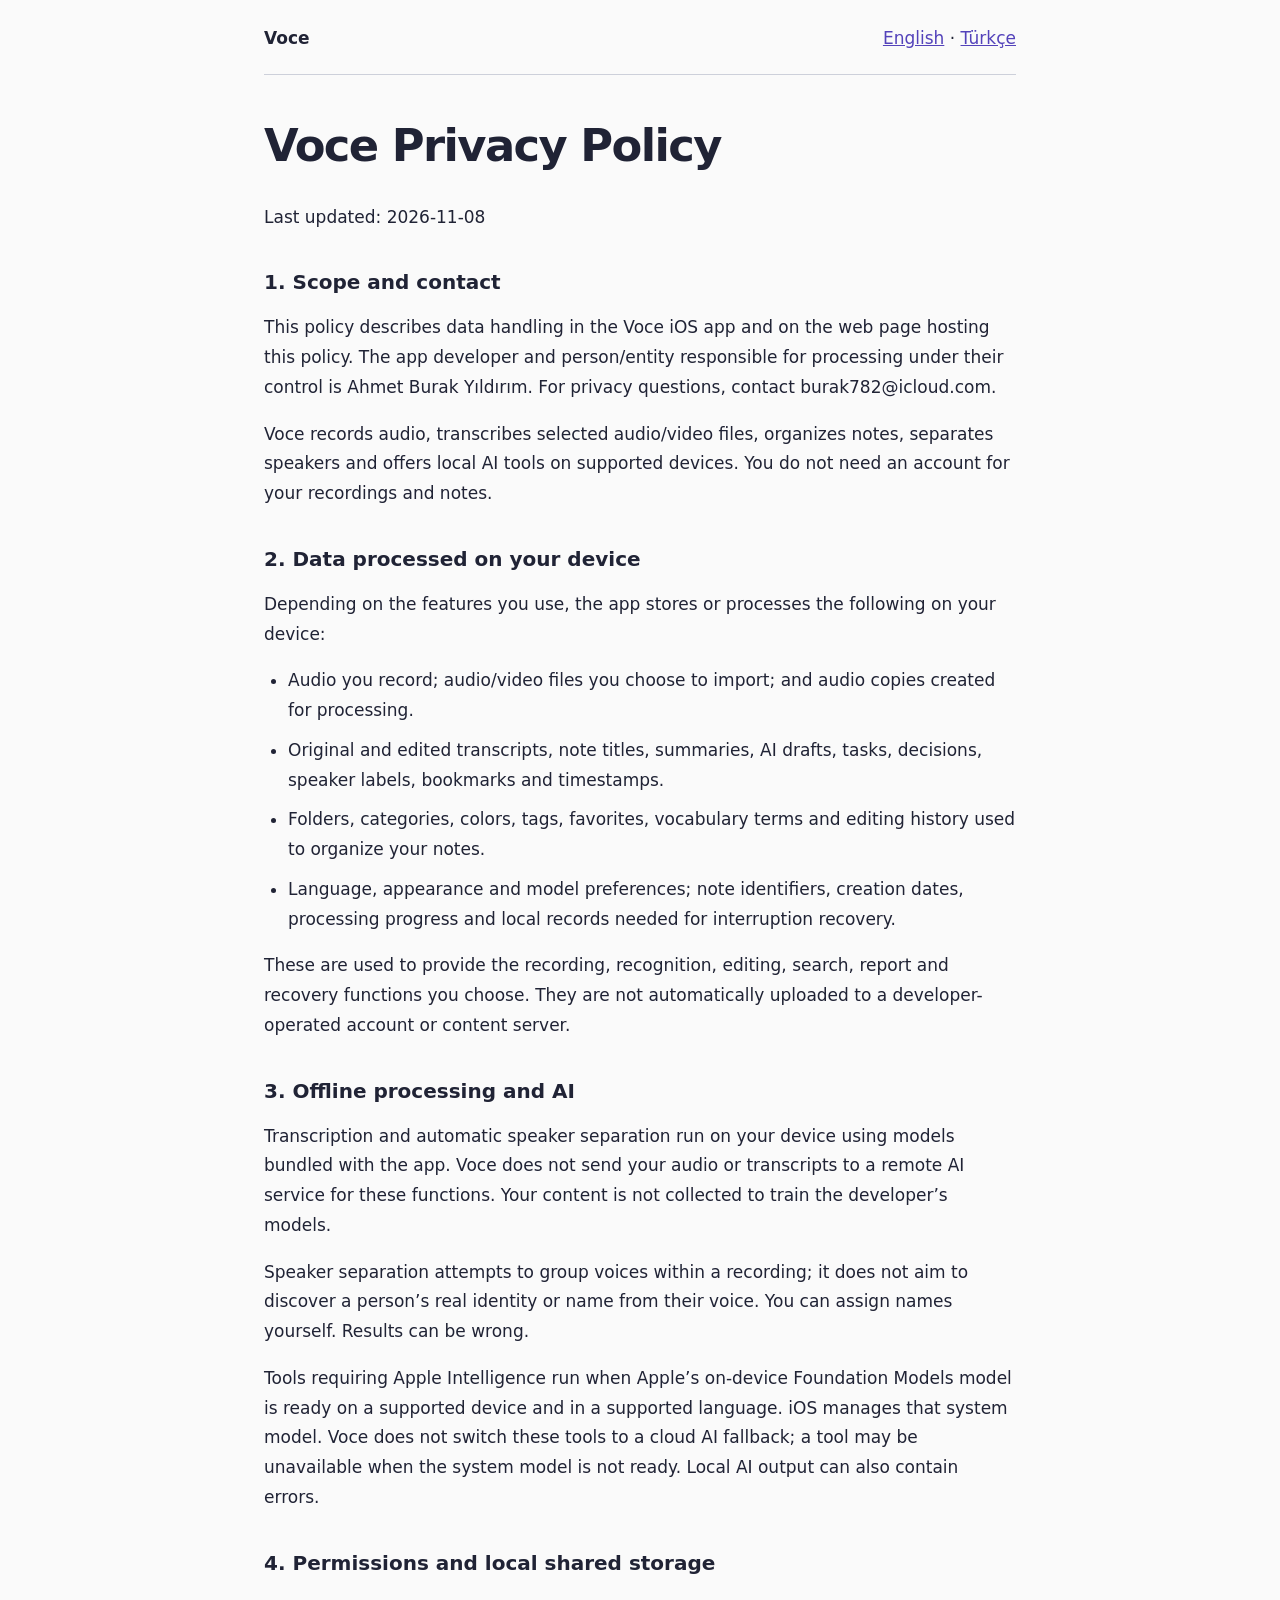
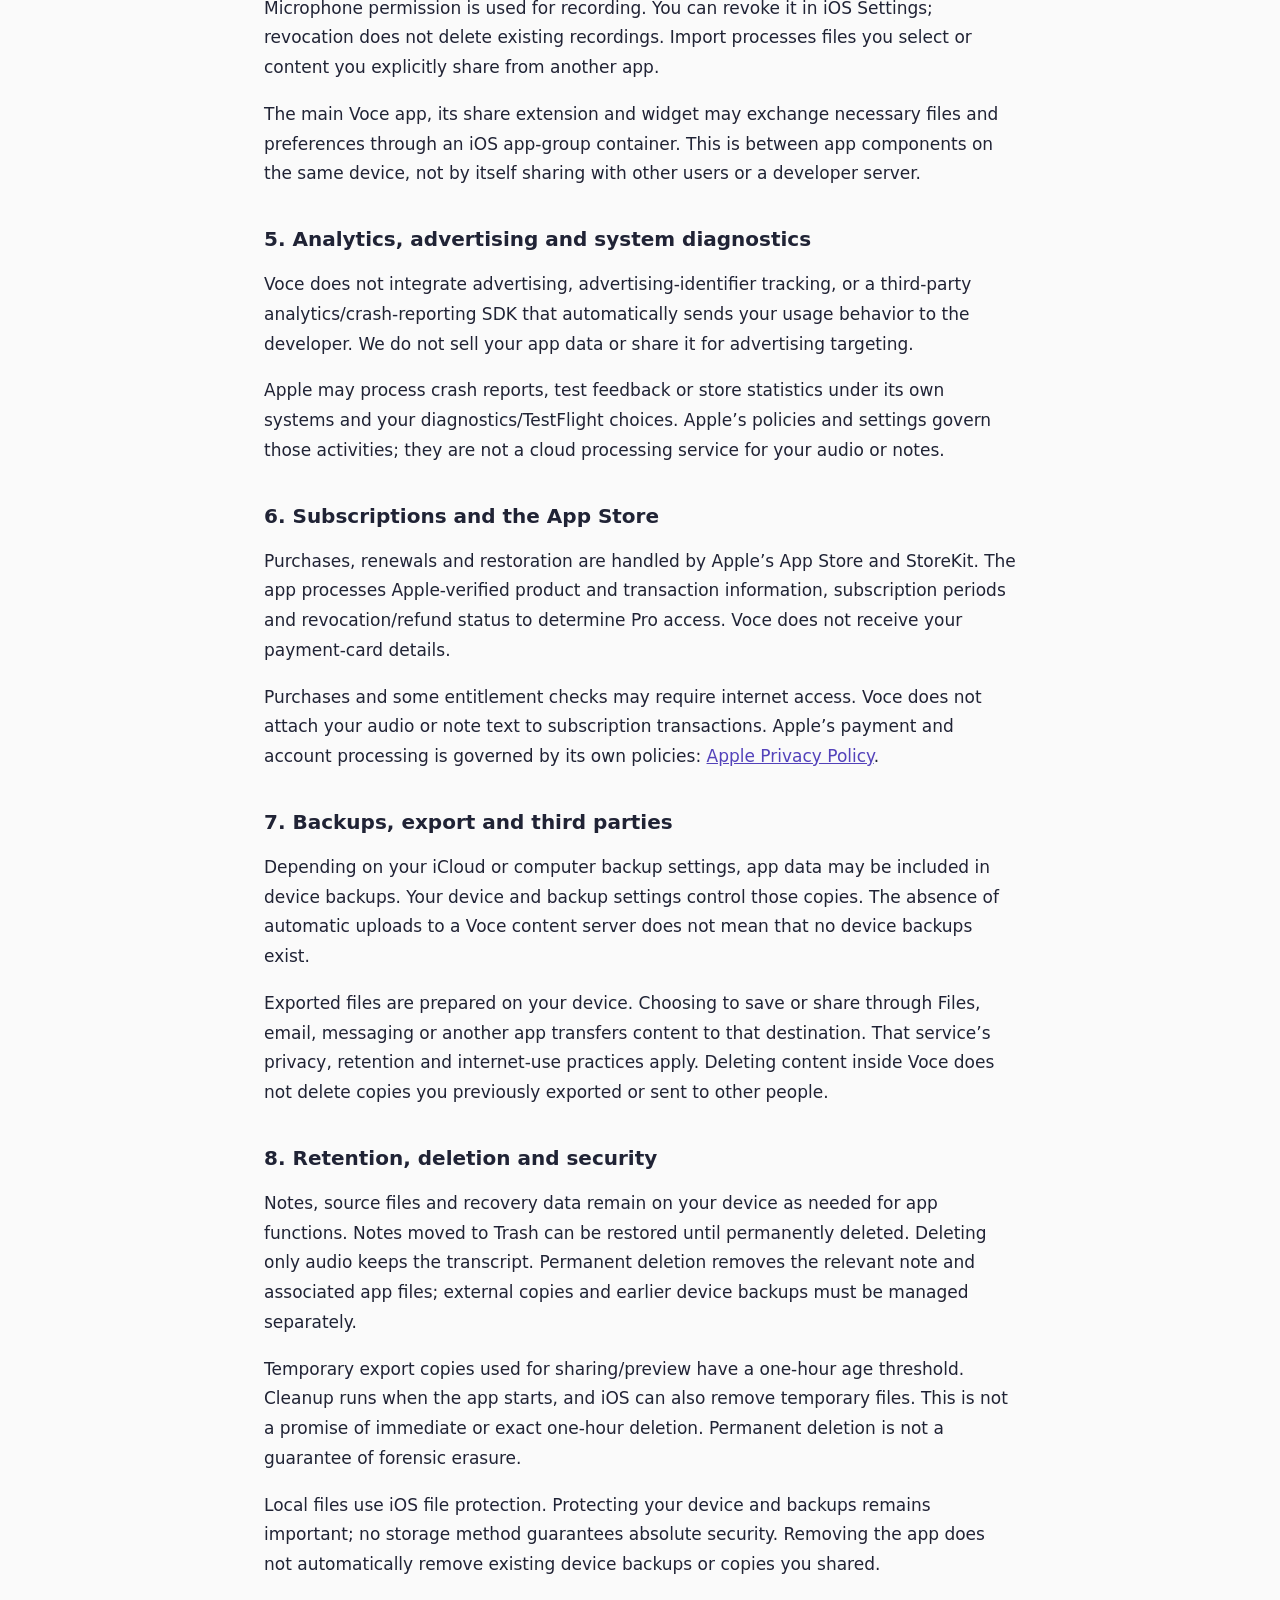
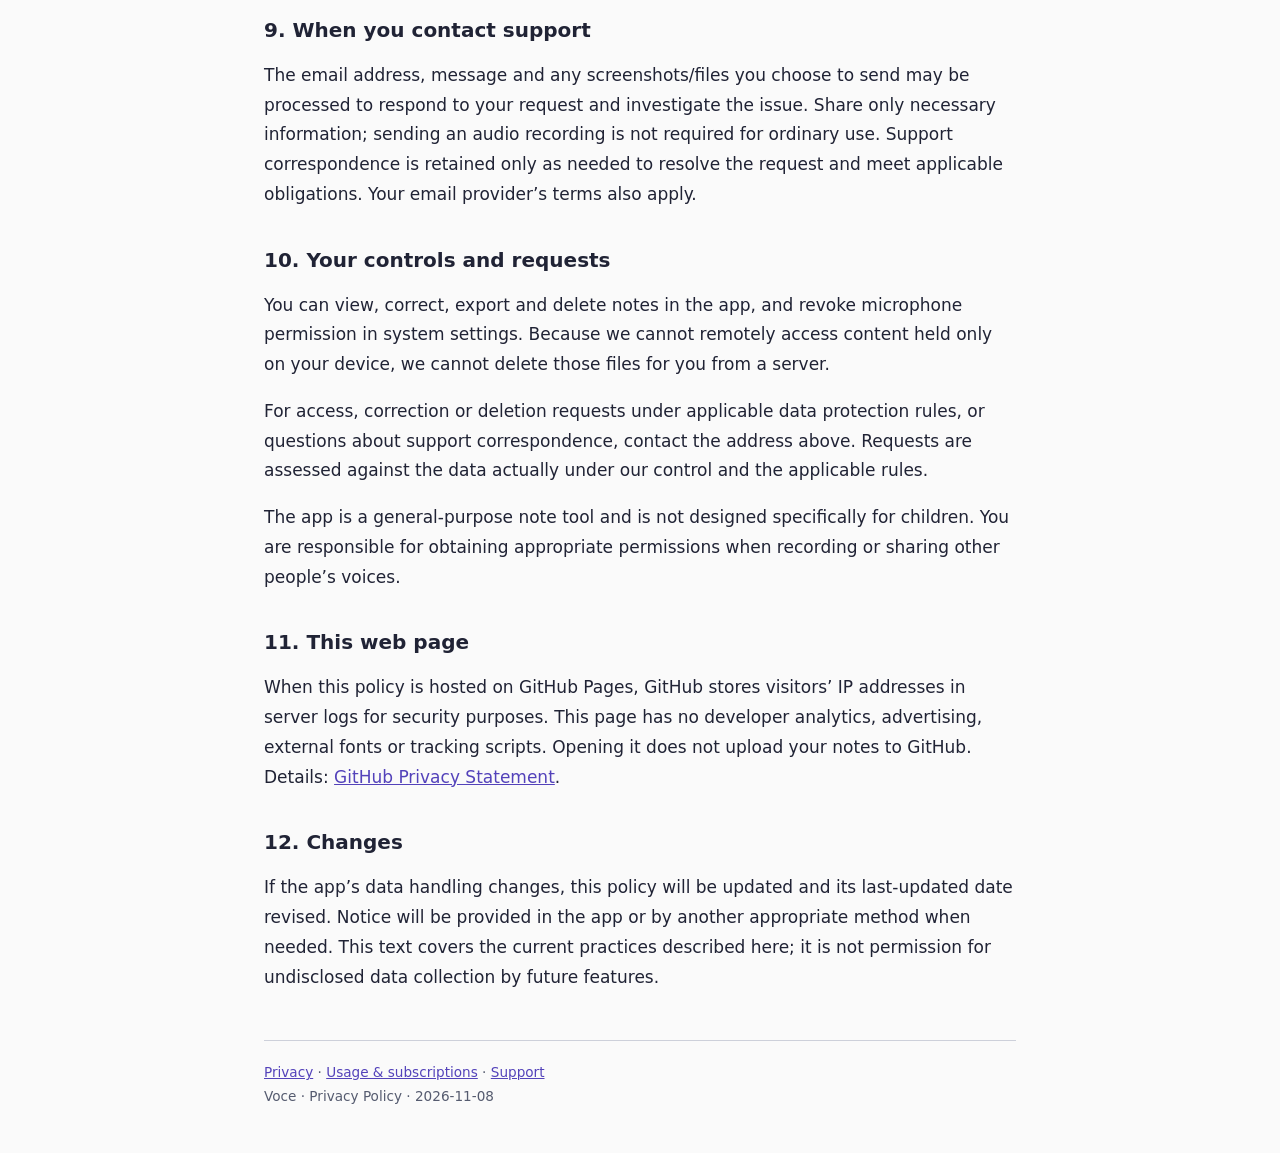
<file: index.html>
<!doctype html>
<html lang="en">
<head>
<meta charset="utf-8">
<meta http-equiv="refresh" content="0; url=privacy/">
<link rel="canonical" href="https://voce-ios.github.io/privacy/">
<title>Voce · Privacy Policy</title>
</head>
<body>
<p><a href="privacy/">Voce Privacy Policy</a></p>
</body>
</html>
</file>
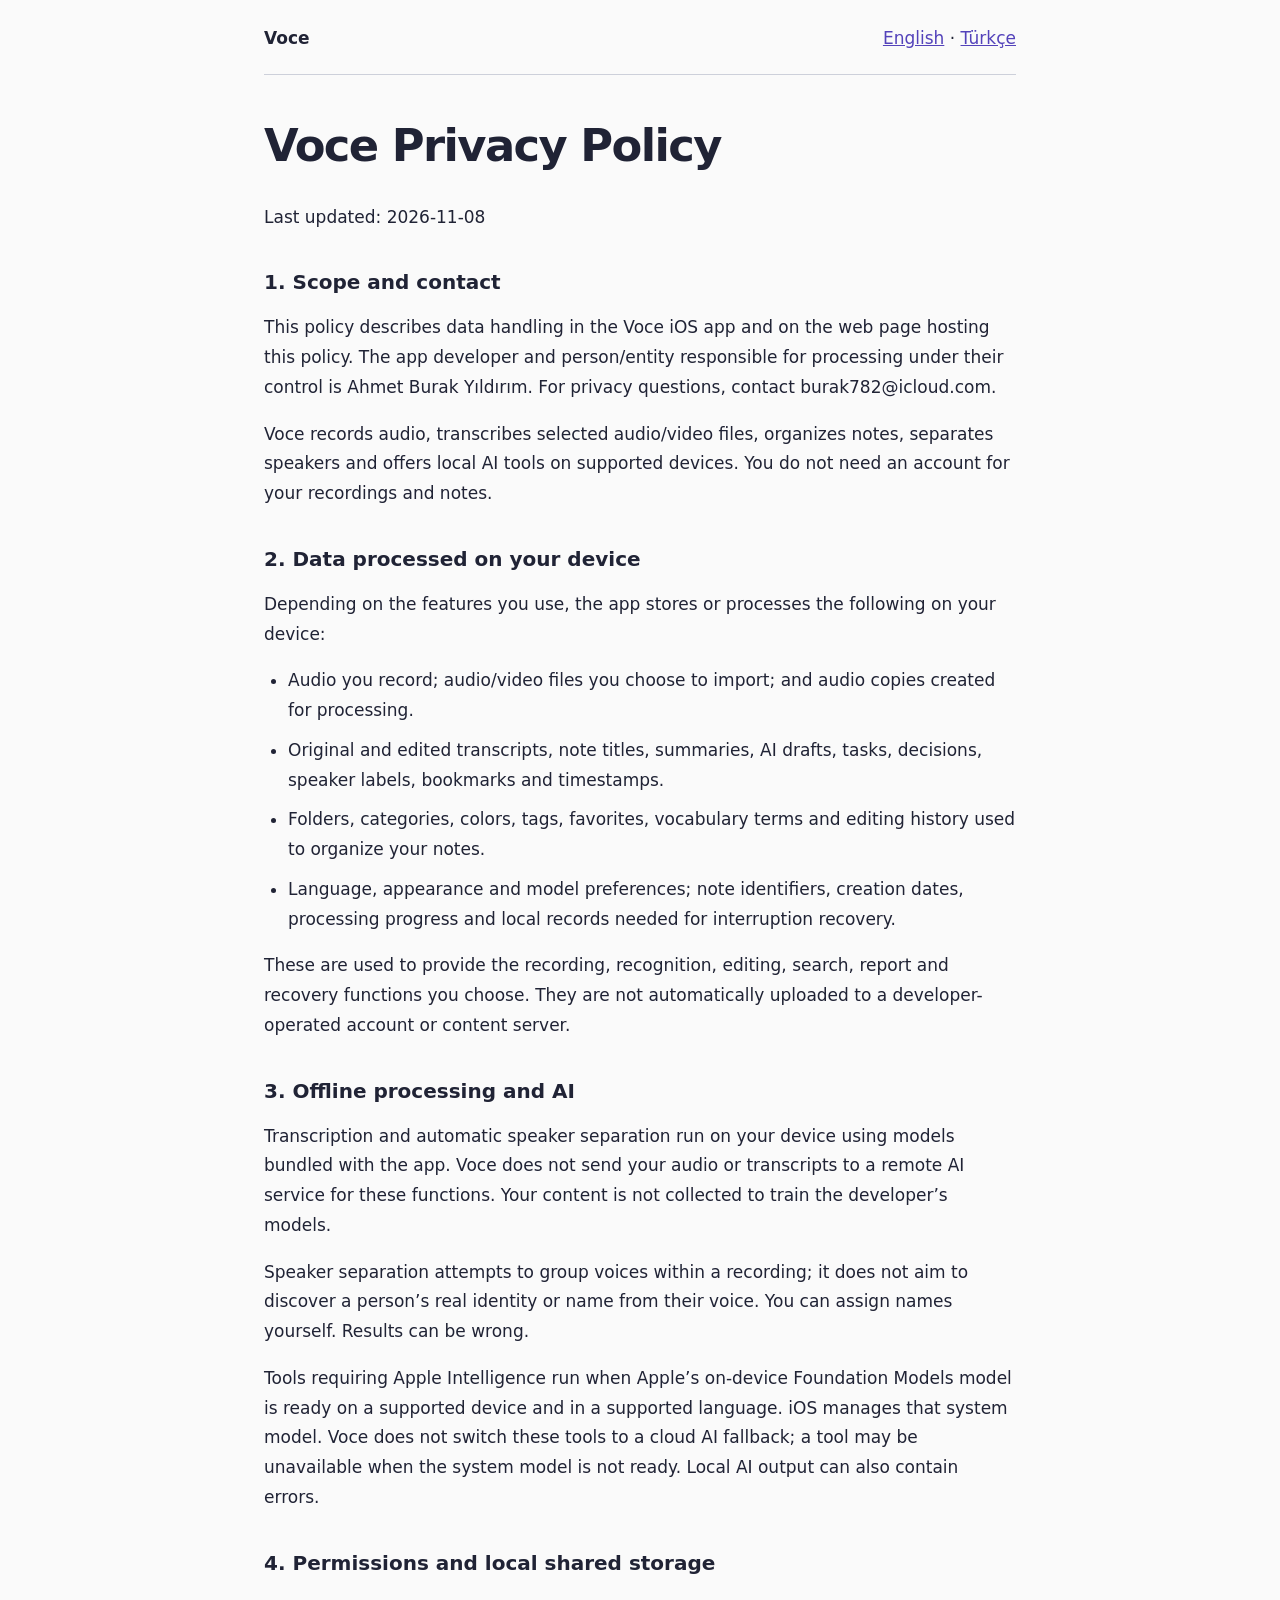
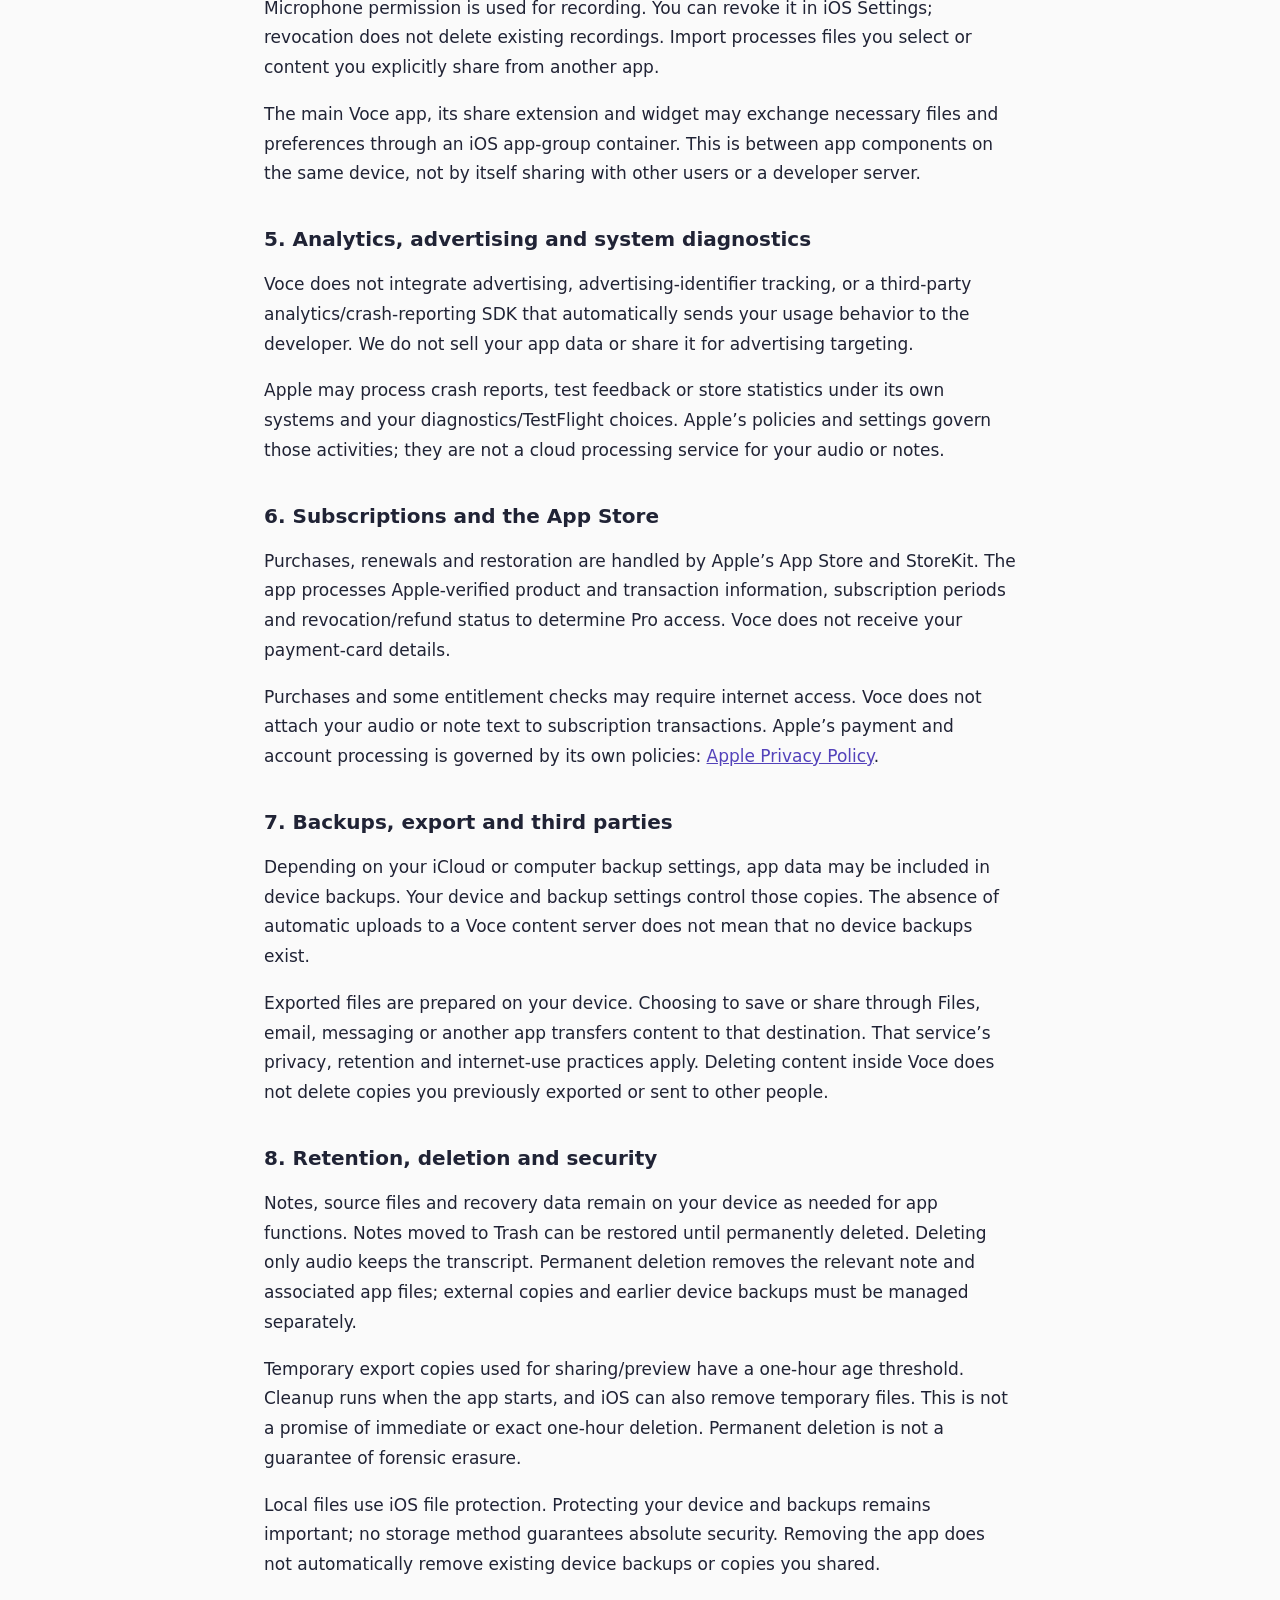
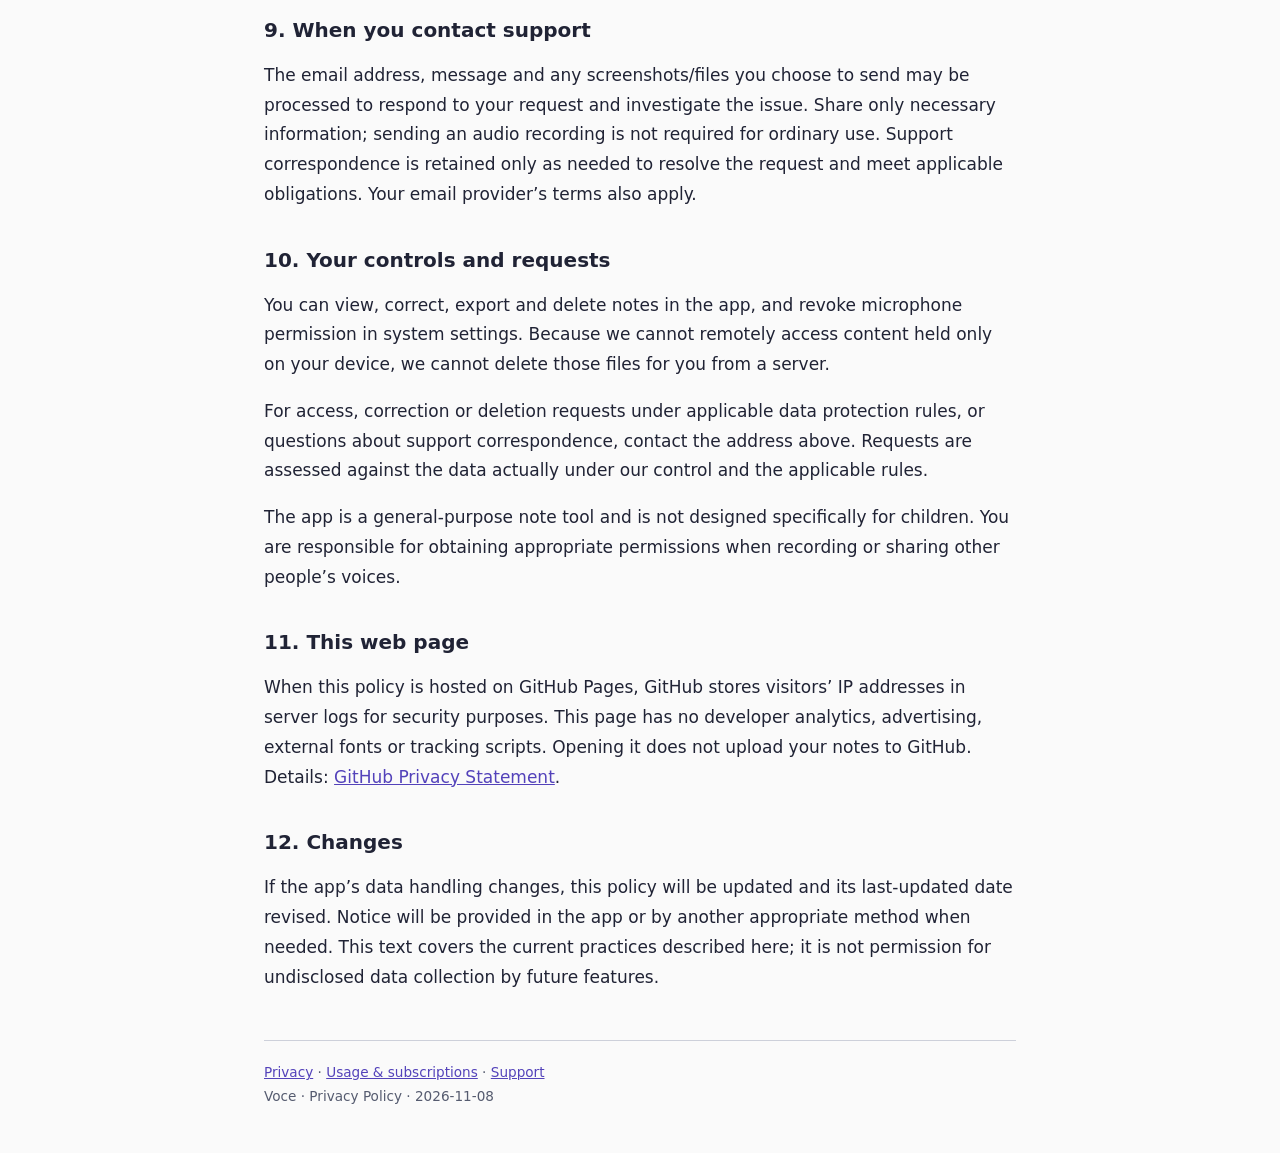
<file: privacy/index.html>
<!doctype html>
<html lang="en">
<head>
<meta charset="utf-8">
<meta name="viewport" content="width=device-width, initial-scale=1">
<meta name="robots" content="index, follow">
<meta name="referrer" content="no-referrer">
<meta http-equiv="Content-Security-Policy" content="default-src 'none'; style-src 'self'; base-uri 'none'; form-action 'none'">
<title>Voce · Privacy Policy</title>
<link rel="stylesheet" href="../style.css">
</head>
<body>
<header><a href="#policy">Voce</a><nav aria-label="Language"><a href="../privacy/index.html" lang="en" hreflang="en">English</a> · <a href="../tr/privacy/index.html" lang="tr" hreflang="tr">Türkçe</a></nav></header>

<main id="policy"><h1>Voce Privacy Policy</h1>
<p>Last updated: 2026-11-08</p>
<h2>1. Scope and contact</h2>
<p>This policy describes data handling in the Voce iOS app and on the web page hosting this policy. The app developer and person/entity responsible for processing under their control is Ahmet Burak Yıldırım. For privacy questions, contact burak782@icloud.com.</p>
<p>Voce records audio, transcribes selected audio/video files, organizes notes, separates speakers and offers local AI tools on supported devices. You do not need an account for your recordings and notes.</p>
<h2>2. Data processed on your device</h2>
<p>Depending on the features you use, the app stores or processes the following on your device:</p>
<ul>
<li>Audio you record; audio/video files you choose to import; and audio copies created for processing.</li>
<li>Original and edited transcripts, note titles, summaries, AI drafts, tasks, decisions, speaker labels, bookmarks and timestamps.</li>
<li>Folders, categories, colors, tags, favorites, vocabulary terms and editing history used to organize your notes.</li>
<li>Language, appearance and model preferences; note identifiers, creation dates, processing progress and local records needed for interruption recovery.</li>
</ul>
<p>These are used to provide the recording, recognition, editing, search, report and recovery functions you choose. They are not automatically uploaded to a developer-operated account or content server.</p>
<h2>3. Offline processing and AI</h2>
<p>Transcription and automatic speaker separation run on your device using models bundled with the app. Voce does not send your audio or transcripts to a remote AI service for these functions. Your content is not collected to train the developer’s models.</p>
<p>Speaker separation attempts to group voices within a recording; it does not aim to discover a person’s real identity or name from their voice. You can assign names yourself. Results can be wrong.</p>
<p>Tools requiring Apple Intelligence run when Apple’s on-device Foundation Models model is ready on a supported device and in a supported language. iOS manages that system model. Voce does not switch these tools to a cloud AI fallback; a tool may be unavailable when the system model is not ready. Local AI output can also contain errors.</p>
<h2>4. Permissions and local shared storage</h2>
<p>Microphone permission is used for recording. You can revoke it in iOS Settings; revocation does not delete existing recordings. Import processes files you select or content you explicitly share from another app.</p>
<p>The main Voce app, its share extension and widget may exchange necessary files and preferences through an iOS app-group container. This is between app components on the same device, not by itself sharing with other users or a developer server.</p>
<h2>5. Analytics, advertising and system diagnostics</h2>
<p>Voce does not integrate advertising, advertising-identifier tracking, or a third-party analytics/crash-reporting SDK that automatically sends your usage behavior to the developer. We do not sell your app data or share it for advertising targeting.</p>
<p>Apple may process crash reports, test feedback or store statistics under its own systems and your diagnostics/TestFlight choices. Apple’s policies and settings govern those activities; they are not a cloud processing service for your audio or notes.</p>
<h2>6. Subscriptions and the App Store</h2>
<p>Purchases, renewals and restoration are handled by Apple’s App Store and StoreKit. The app processes Apple-verified product and transaction information, subscription periods and revocation/refund status to determine Pro access. Voce does not receive your payment-card details.</p>
<p>Purchases and some entitlement checks may require internet access. Voce does not attach your audio or note text to subscription transactions. Apple’s payment and account processing is governed by its own policies: <a href="https://www.apple.com/legal/privacy/">Apple Privacy Policy</a>.</p>
<h2>7. Backups, export and third parties</h2>
<p>Depending on your iCloud or computer backup settings, app data may be included in device backups. Your device and backup settings control those copies. The absence of automatic uploads to a Voce content server does not mean that no device backups exist.</p>
<p>Exported files are prepared on your device. Choosing to save or share through Files, email, messaging or another app transfers content to that destination. That service’s privacy, retention and internet-use practices apply. Deleting content inside Voce does not delete copies you previously exported or sent to other people.</p>
<h2>8. Retention, deletion and security</h2>
<p>Notes, source files and recovery data remain on your device as needed for app functions. Notes moved to Trash can be restored until permanently deleted. Deleting only audio keeps the transcript. Permanent deletion removes the relevant note and associated app files; external copies and earlier device backups must be managed separately.</p>
<p>Temporary export copies used for sharing/preview have a one-hour age threshold. Cleanup runs when the app starts, and iOS can also remove temporary files. This is not a promise of immediate or exact one-hour deletion. Permanent deletion is not a guarantee of forensic erasure.</p>
<p>Local files use iOS file protection. Protecting your device and backups remains important; no storage method guarantees absolute security. Removing the app does not automatically remove existing device backups or copies you shared.</p>
<h2>9. When you contact support</h2>
<p>The email address, message and any screenshots/files you choose to send may be processed to respond to your request and investigate the issue. Share only necessary information; sending an audio recording is not required for ordinary use. Support correspondence is retained only as needed to resolve the request and meet applicable obligations. Your email provider’s terms also apply.</p>
<h2>10. Your controls and requests</h2>
<p>You can view, correct, export and delete notes in the app, and revoke microphone permission in system settings. Because we cannot remotely access content held only on your device, we cannot delete those files for you from a server.</p>
<p>For access, correction or deletion requests under applicable data protection rules, or questions about support correspondence, contact the address above. Requests are assessed against the data actually under our control and the applicable rules.</p>
<p>The app is a general-purpose note tool and is not designed specifically for children. You are responsible for obtaining appropriate permissions when recording or sharing other people’s voices.</p>
<h2>11. This web page</h2>
<p>When this policy is hosted on GitHub Pages, GitHub stores visitors’ IP addresses in server logs for security purposes. This page has no developer analytics, advertising, external fonts or tracking scripts. Opening it does not upload your notes to GitHub. Details: <a href="https://docs.github.com/en/site-policy/privacy-policies/github-general-privacy-statement">GitHub Privacy Statement</a>.</p>
<h2>12. Changes</h2>
<p>If the app’s data handling changes, this policy will be updated and its last-updated date revised. Notice will be provided in the app or by another appropriate method when needed. This text covers the current practices described here; it is not permission for undisclosed data collection by future features.</p></main>
<footer><a href="../privacy/index.html">Privacy</a> · <a href="../terms/index.html">Usage & subscriptions</a> · <a href="../support/index.html">Support</a><br>Voce · Privacy Policy · 2026-11-08</footer>
</body>
</html>
</file>
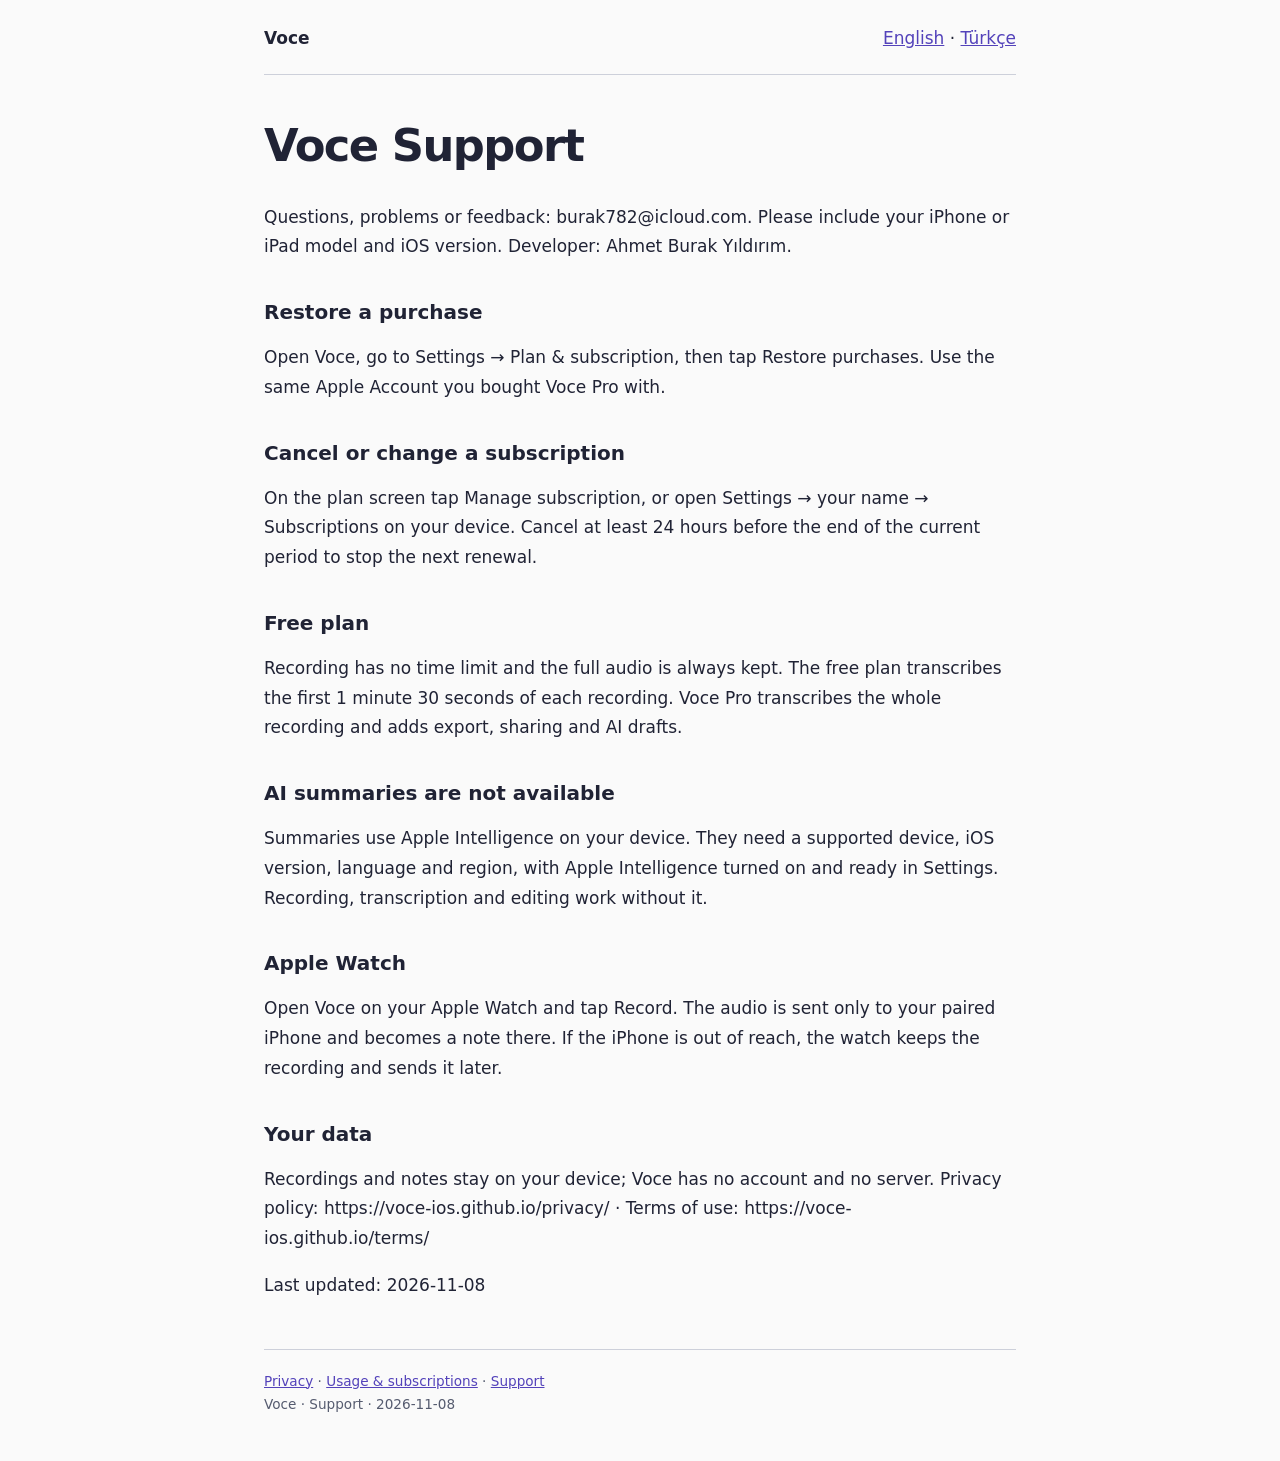
<file: support/index.html>
<!doctype html>
<html lang="en">
<head>
<meta charset="utf-8">
<meta name="viewport" content="width=device-width, initial-scale=1">
<meta name="robots" content="index, follow">
<meta name="referrer" content="no-referrer">
<meta http-equiv="Content-Security-Policy" content="default-src 'none'; style-src 'self'; base-uri 'none'; form-action 'none'">
<title>Voce · Support</title>
<link rel="stylesheet" href="../style.css">
</head>
<body>
<header><a href="#policy">Voce</a><nav aria-label="Language"><a href="../support/index.html" lang="en" hreflang="en">English</a> · <a href="../tr/support/index.html" lang="tr" hreflang="tr">Türkçe</a></nav></header>

<main id="policy"><h1>Voce Support</h1>
<p>Questions, problems or feedback: burak782@icloud.com. Please include your iPhone or iPad model and iOS version. Developer: Ahmet Burak Yıldırım.</p>
<h2>Restore a purchase</h2>
<p>Open Voce, go to Settings → Plan &amp; subscription, then tap Restore purchases. Use the same Apple Account you bought Voce Pro with.</p>
<h2>Cancel or change a subscription</h2>
<p>On the plan screen tap Manage subscription, or open Settings → your name → Subscriptions on your device. Cancel at least 24 hours before the end of the current period to stop the next renewal.</p>
<h2>Free plan</h2>
<p>Recording has no time limit and the full audio is always kept. The free plan transcribes the first 1 minute 30 seconds of each recording. Voce Pro transcribes the whole recording and adds export, sharing and AI drafts.</p>
<h2>AI summaries are not available</h2>
<p>Summaries use Apple Intelligence on your device. They need a supported device, iOS version, language and region, with Apple Intelligence turned on and ready in Settings. Recording, transcription and editing work without it.</p>
<h2>Apple Watch</h2>
<p>Open Voce on your Apple Watch and tap Record. The audio is sent only to your paired iPhone and becomes a note there. If the iPhone is out of reach, the watch keeps the recording and sends it later.</p>
<h2>Your data</h2>
<p>Recordings and notes stay on your device; Voce has no account and no server. Privacy policy: https://voce-ios.github.io/privacy/ · Terms of use: https://voce-ios.github.io/terms/</p>
<p>Last updated: 2026-11-08</p></main>
<footer><a href="../privacy/index.html">Privacy</a> · <a href="../terms/index.html">Usage & subscriptions</a> · <a href="../support/index.html">Support</a><br>Voce · Support · 2026-11-08</footer>
</body>
</html>
</file>
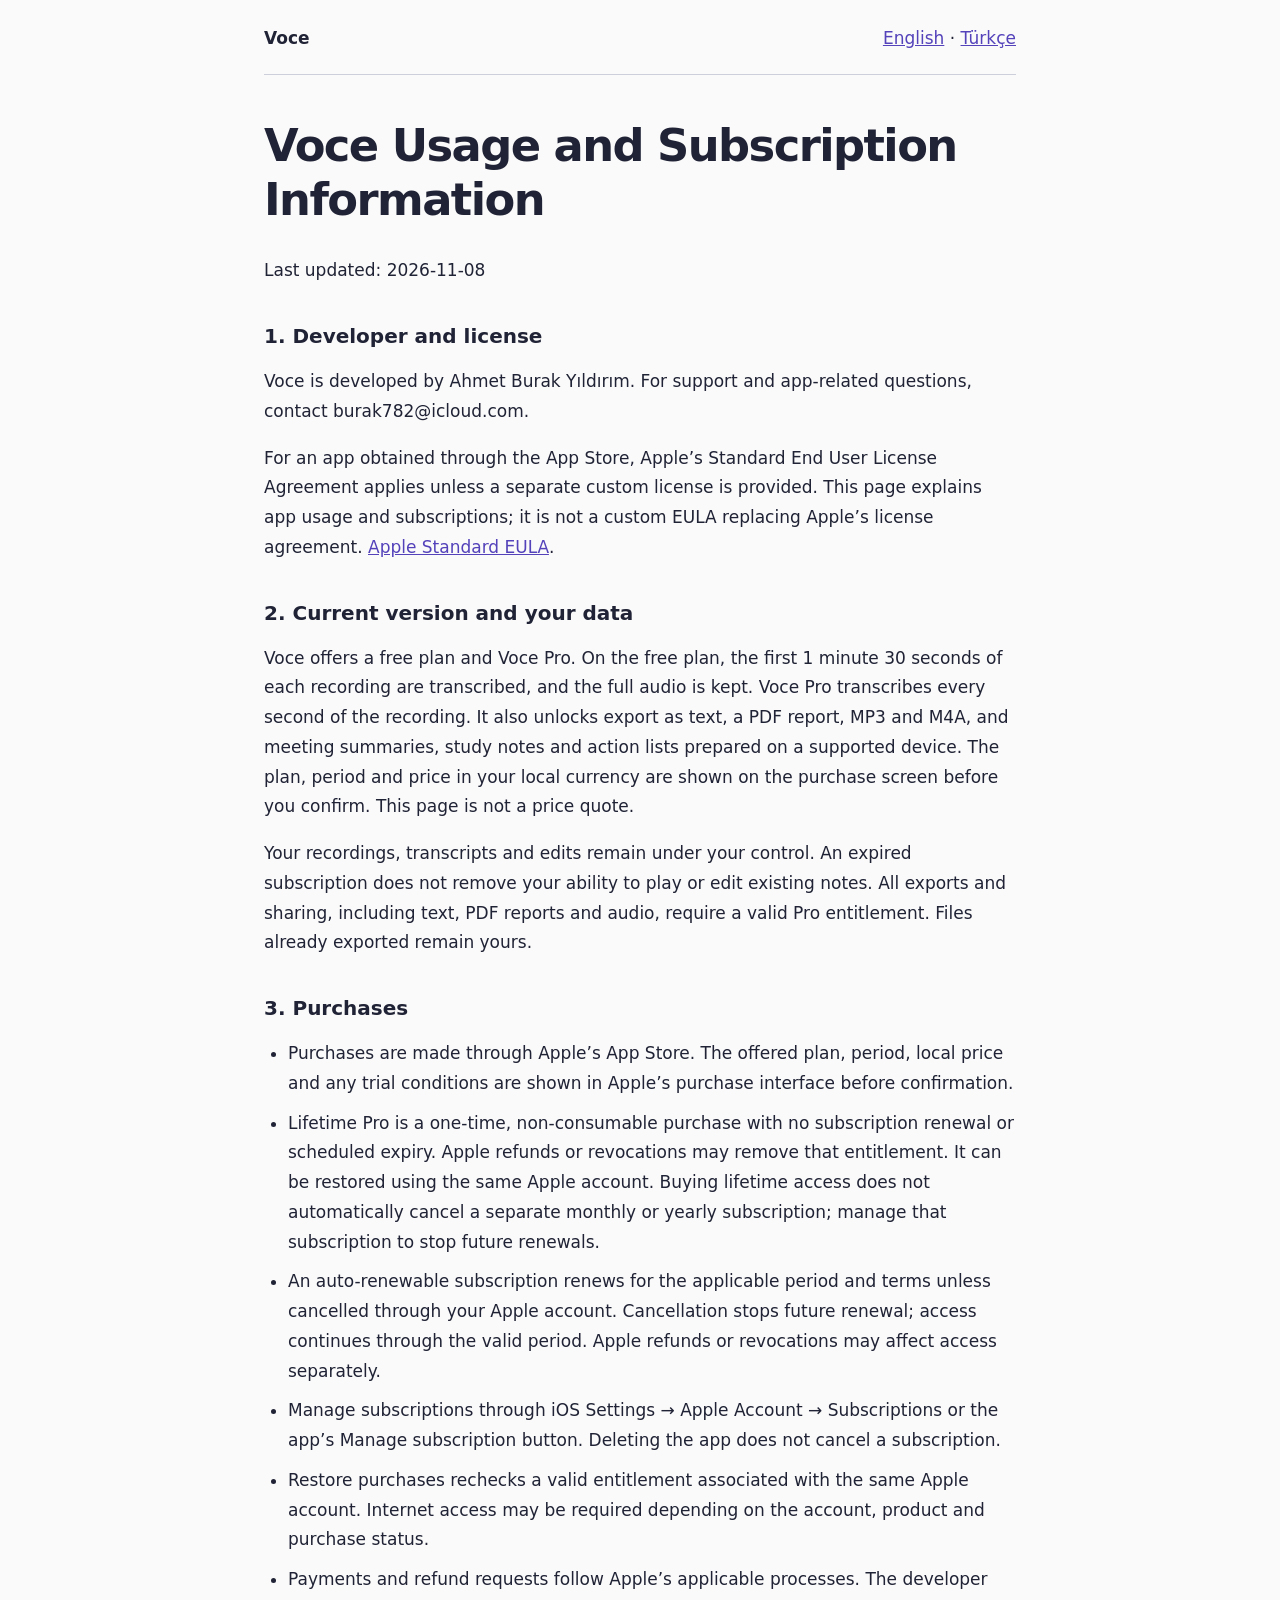
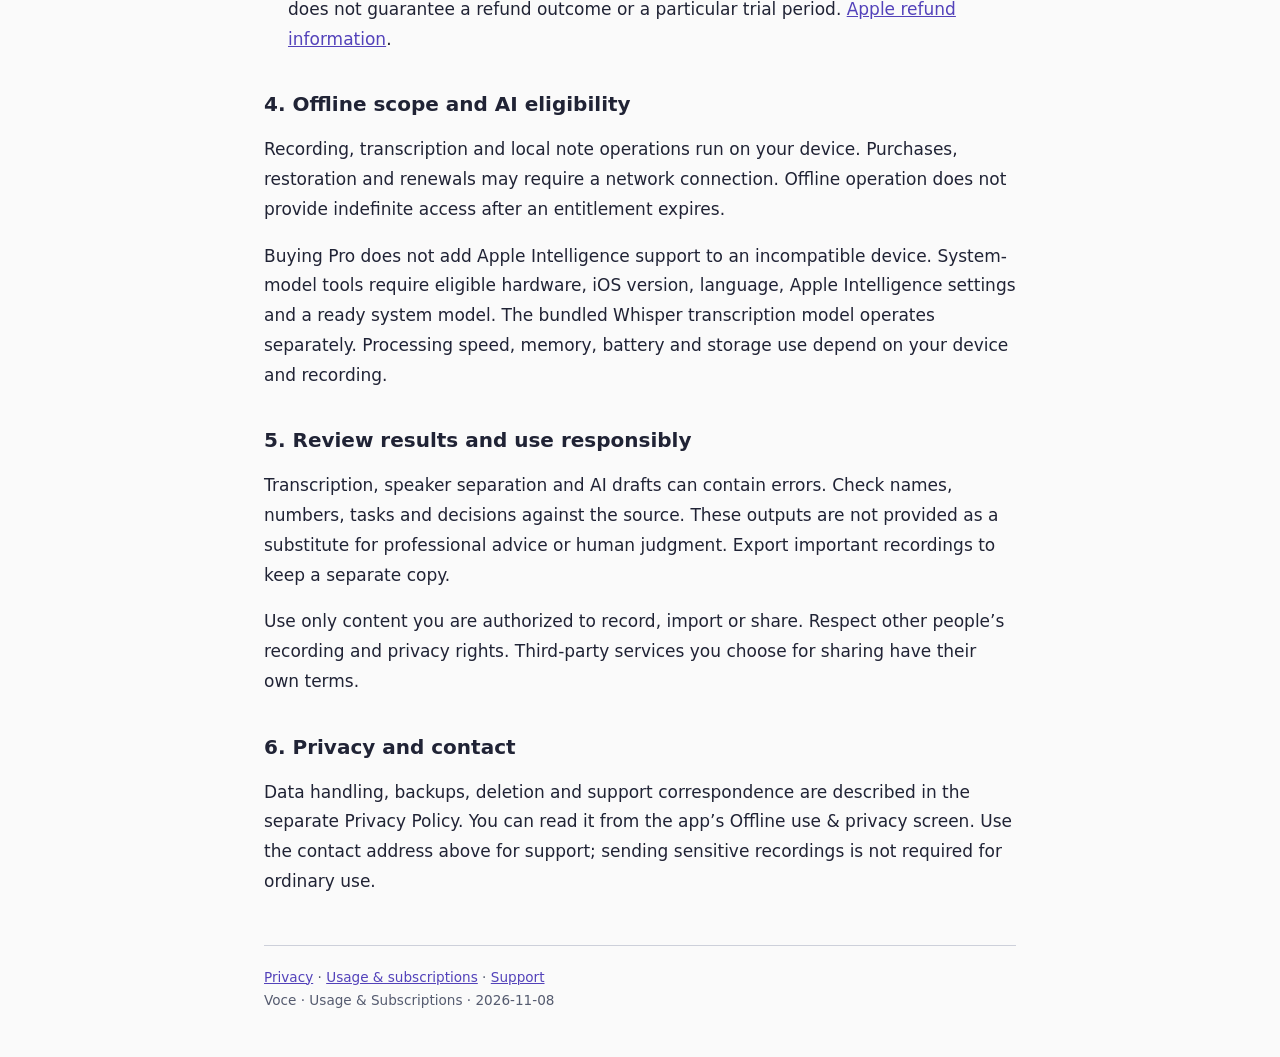
<file: terms/index.html>
<!doctype html>
<html lang="en">
<head>
<meta charset="utf-8">
<meta name="viewport" content="width=device-width, initial-scale=1">
<meta name="robots" content="index, follow">
<meta name="referrer" content="no-referrer">
<meta http-equiv="Content-Security-Policy" content="default-src 'none'; style-src 'self'; base-uri 'none'; form-action 'none'">
<title>Voce · Usage &amp; Subscriptions</title>
<link rel="stylesheet" href="../style.css">
</head>
<body>
<header><a href="#policy">Voce</a><nav aria-label="Language"><a href="../terms/index.html" lang="en" hreflang="en">English</a> · <a href="../tr/terms/index.html" lang="tr" hreflang="tr">Türkçe</a></nav></header>

<main id="policy"><h1>Voce Usage and Subscription Information</h1>
<p>Last updated: 2026-11-08</p>
<h2>1. Developer and license</h2>
<p>Voce is developed by Ahmet Burak Yıldırım. For support and app-related questions, contact burak782@icloud.com.</p>
<p>For an app obtained through the App Store, Apple’s Standard End User License Agreement applies unless a separate custom license is provided. This page explains app usage and subscriptions; it is not a custom EULA replacing Apple’s license agreement. <a href="https://www.apple.com/legal/internet-services/itunes/dev/stdeula/">Apple Standard EULA</a>.</p>
<h2>2. Current version and your data</h2>
<p>Voce offers a free plan and Voce Pro. On the free plan, the first 1 minute 30 seconds of each recording are transcribed, and the full audio is kept. Voce Pro transcribes every second of the recording. It also unlocks export as text, a PDF report, MP3 and M4A, and meeting summaries, study notes and action lists prepared on a supported device. The plan, period and price in your local currency are shown on the purchase screen before you confirm. This page is not a price quote.</p>
<p>Your recordings, transcripts and edits remain under your control. An expired subscription does not remove your ability to play or edit existing notes. All exports and sharing, including text, PDF reports and audio, require a valid Pro entitlement. Files already exported remain yours.</p>
<h2>3. Purchases</h2>
<ul>
<li>Purchases are made through Apple’s App Store. The offered plan, period, local price and any trial conditions are shown in Apple’s purchase interface before confirmation.</li>
<li>Lifetime Pro is a one-time, non-consumable purchase with no subscription renewal or scheduled expiry. Apple refunds or revocations may remove that entitlement. It can be restored using the same Apple account. Buying lifetime access does not automatically cancel a separate monthly or yearly subscription; manage that subscription to stop future renewals.</li>
<li>An auto-renewable subscription renews for the applicable period and terms unless cancelled through your Apple account. Cancellation stops future renewal; access continues through the valid period. Apple refunds or revocations may affect access separately.</li>
<li>Manage subscriptions through iOS Settings → Apple Account → Subscriptions or the app’s Manage subscription button. Deleting the app does not cancel a subscription.</li>
<li>Restore purchases rechecks a valid entitlement associated with the same Apple account. Internet access may be required depending on the account, product and purchase status.</li>
<li>Payments and refund requests follow Apple’s applicable processes. The developer does not guarantee a refund outcome or a particular trial period. <a href="https://support.apple.com/118223">Apple refund information</a>.</li>
</ul>
<h2>4. Offline scope and AI eligibility</h2>
<p>Recording, transcription and local note operations run on your device. Purchases, restoration and renewals may require a network connection. Offline operation does not provide indefinite access after an entitlement expires.</p>
<p>Buying Pro does not add Apple Intelligence support to an incompatible device. System-model tools require eligible hardware, iOS version, language, Apple Intelligence settings and a ready system model. The bundled Whisper transcription model operates separately. Processing speed, memory, battery and storage use depend on your device and recording.</p>
<h2>5. Review results and use responsibly</h2>
<p>Transcription, speaker separation and AI drafts can contain errors. Check names, numbers, tasks and decisions against the source. These outputs are not provided as a substitute for professional advice or human judgment. Export important recordings to keep a separate copy.</p>
<p>Use only content you are authorized to record, import or share. Respect other people’s recording and privacy rights. Third-party services you choose for sharing have their own terms.</p>
<h2>6. Privacy and contact</h2>
<p>Data handling, backups, deletion and support correspondence are described in the separate Privacy Policy. You can read it from the app’s Offline use &amp; privacy screen. Use the contact address above for support; sending sensitive recordings is not required for ordinary use.</p></main>
<footer><a href="../privacy/index.html">Privacy</a> · <a href="../terms/index.html">Usage & subscriptions</a> · <a href="../support/index.html">Support</a><br>Voce · Usage &amp; Subscriptions · 2026-11-08</footer>
</body>
</html>
</file>
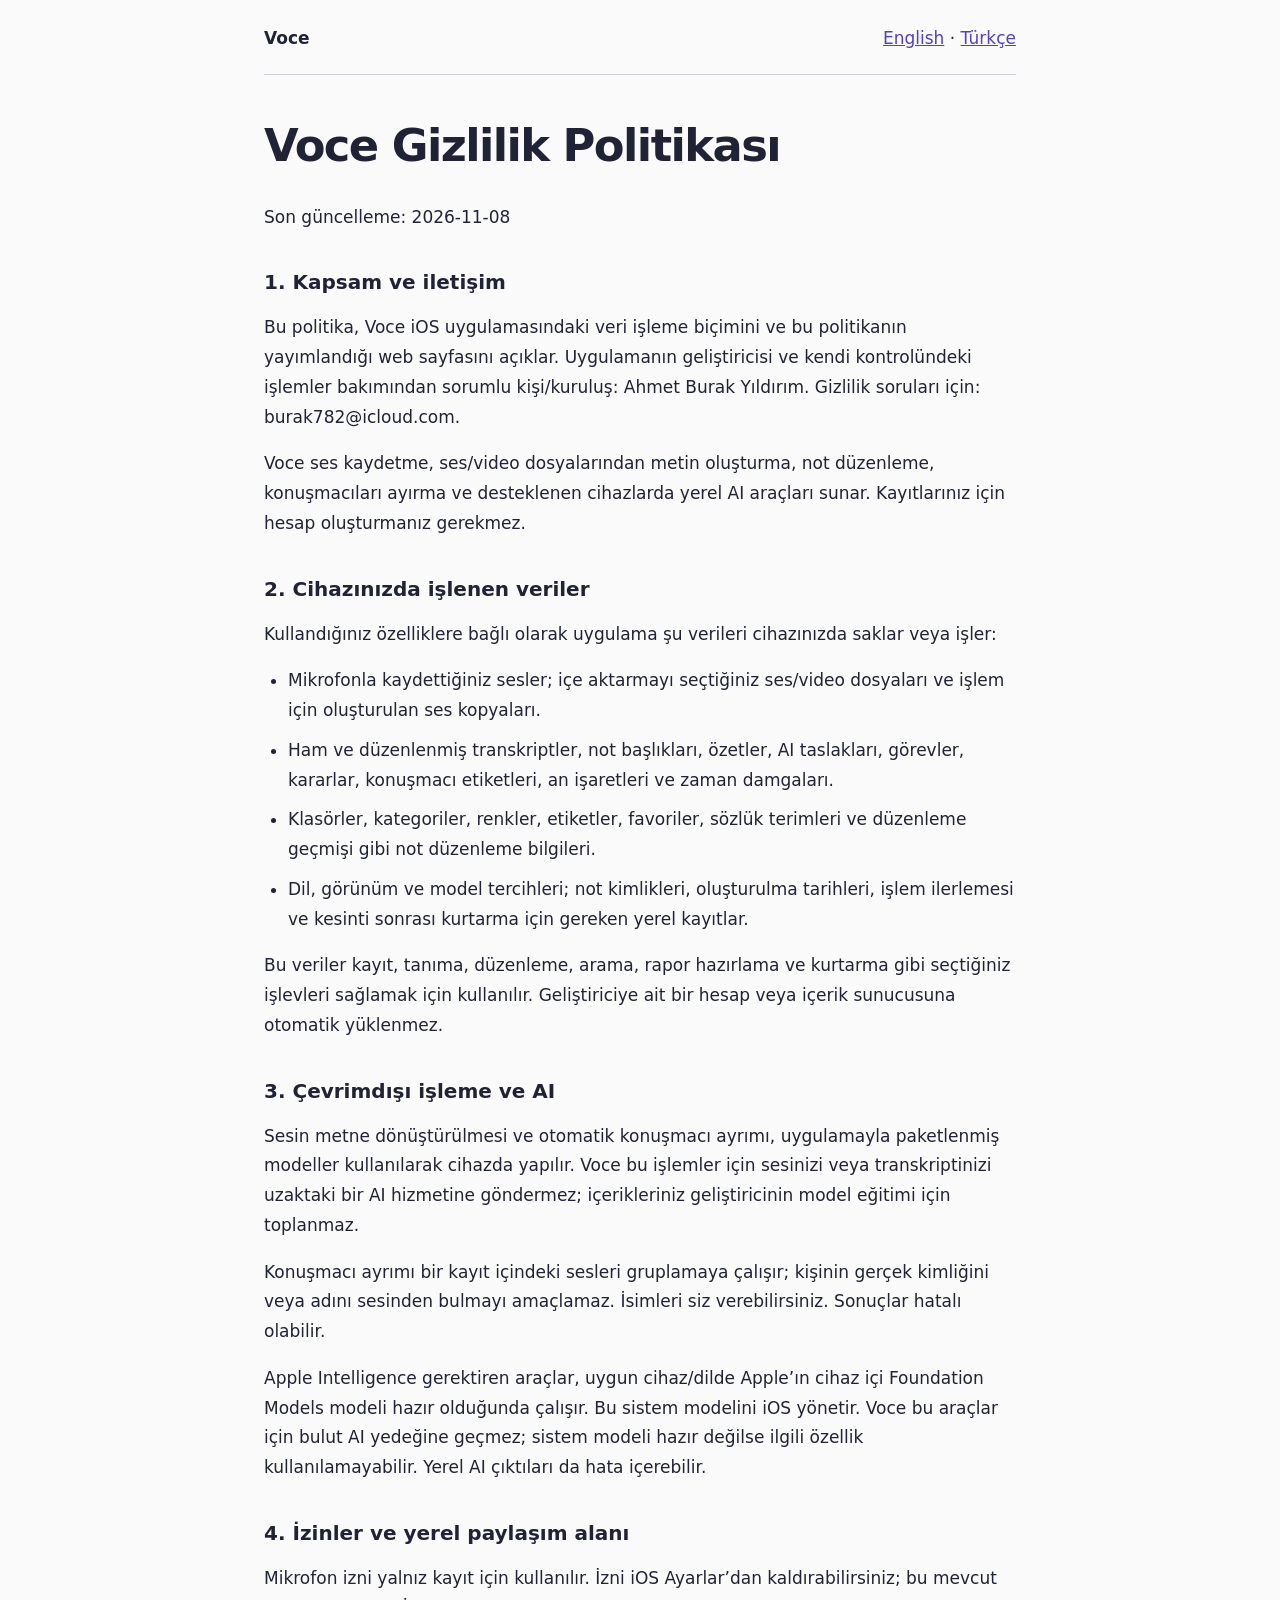
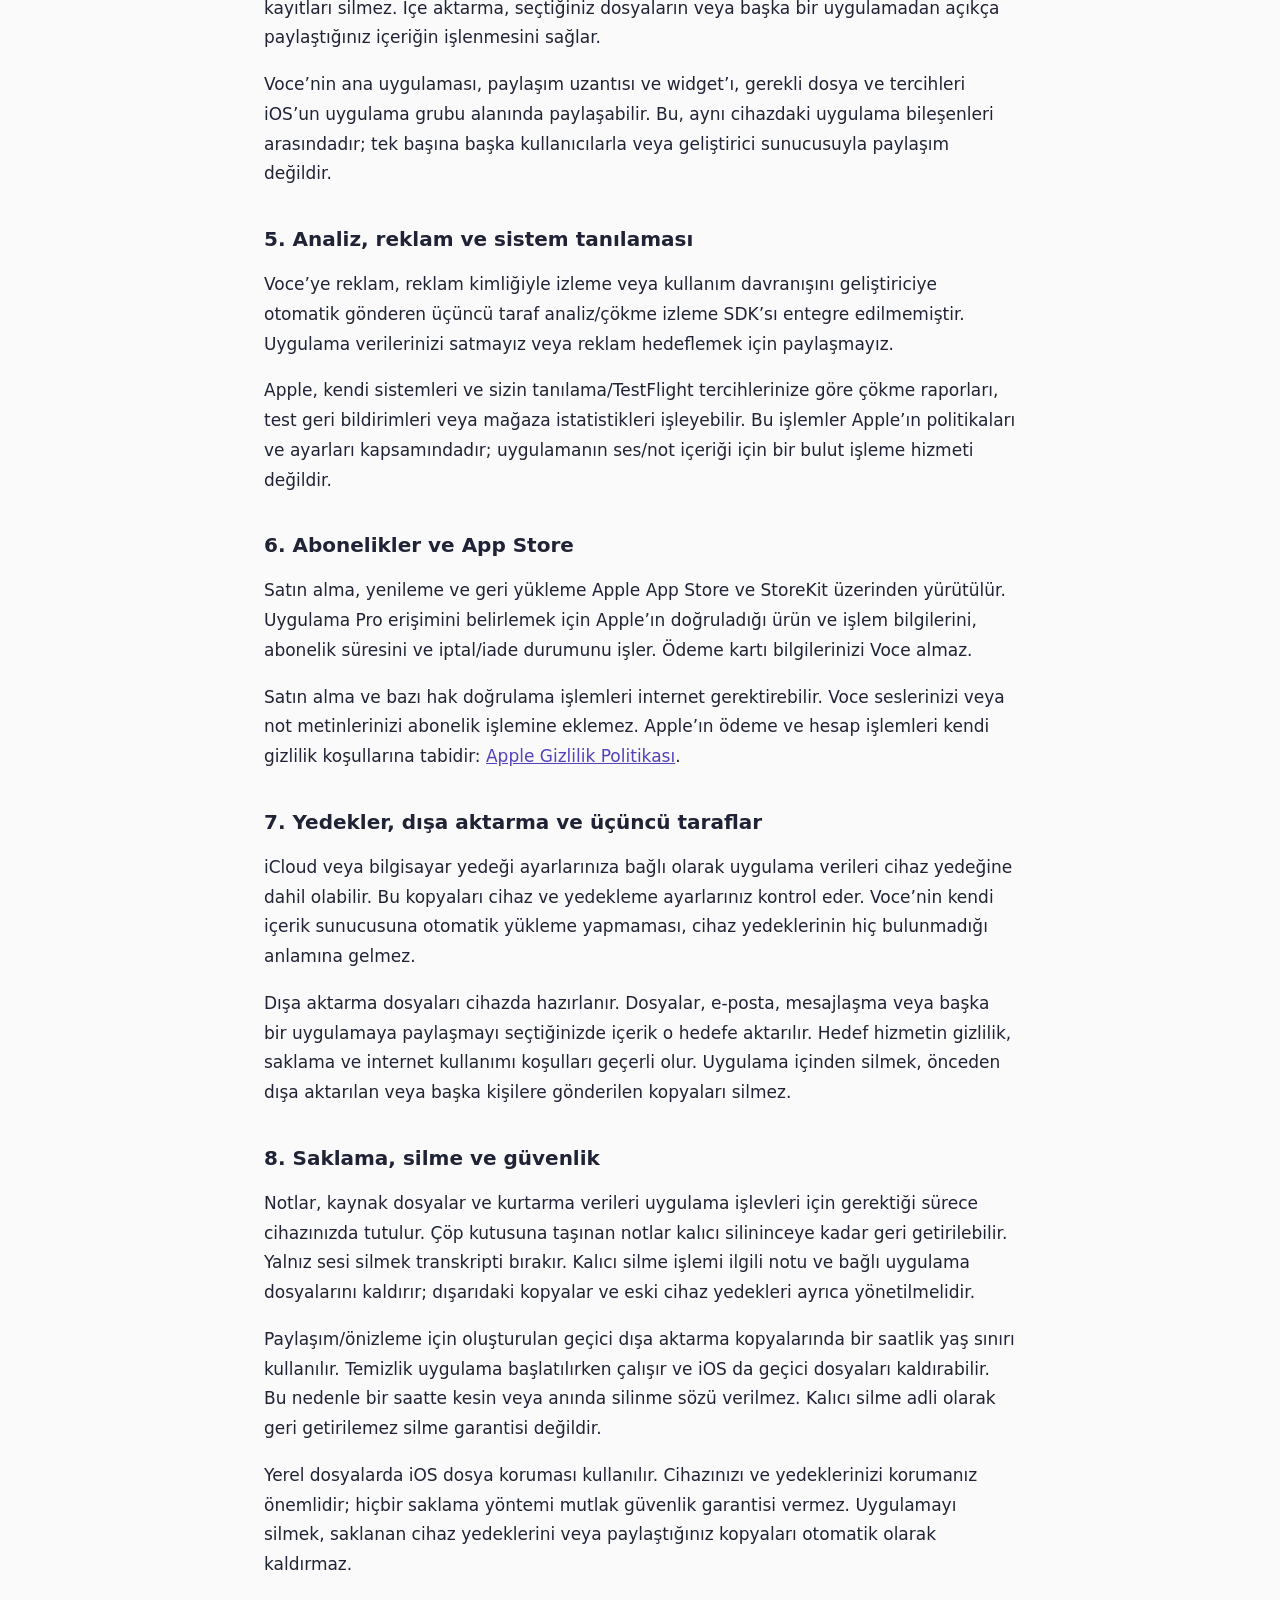
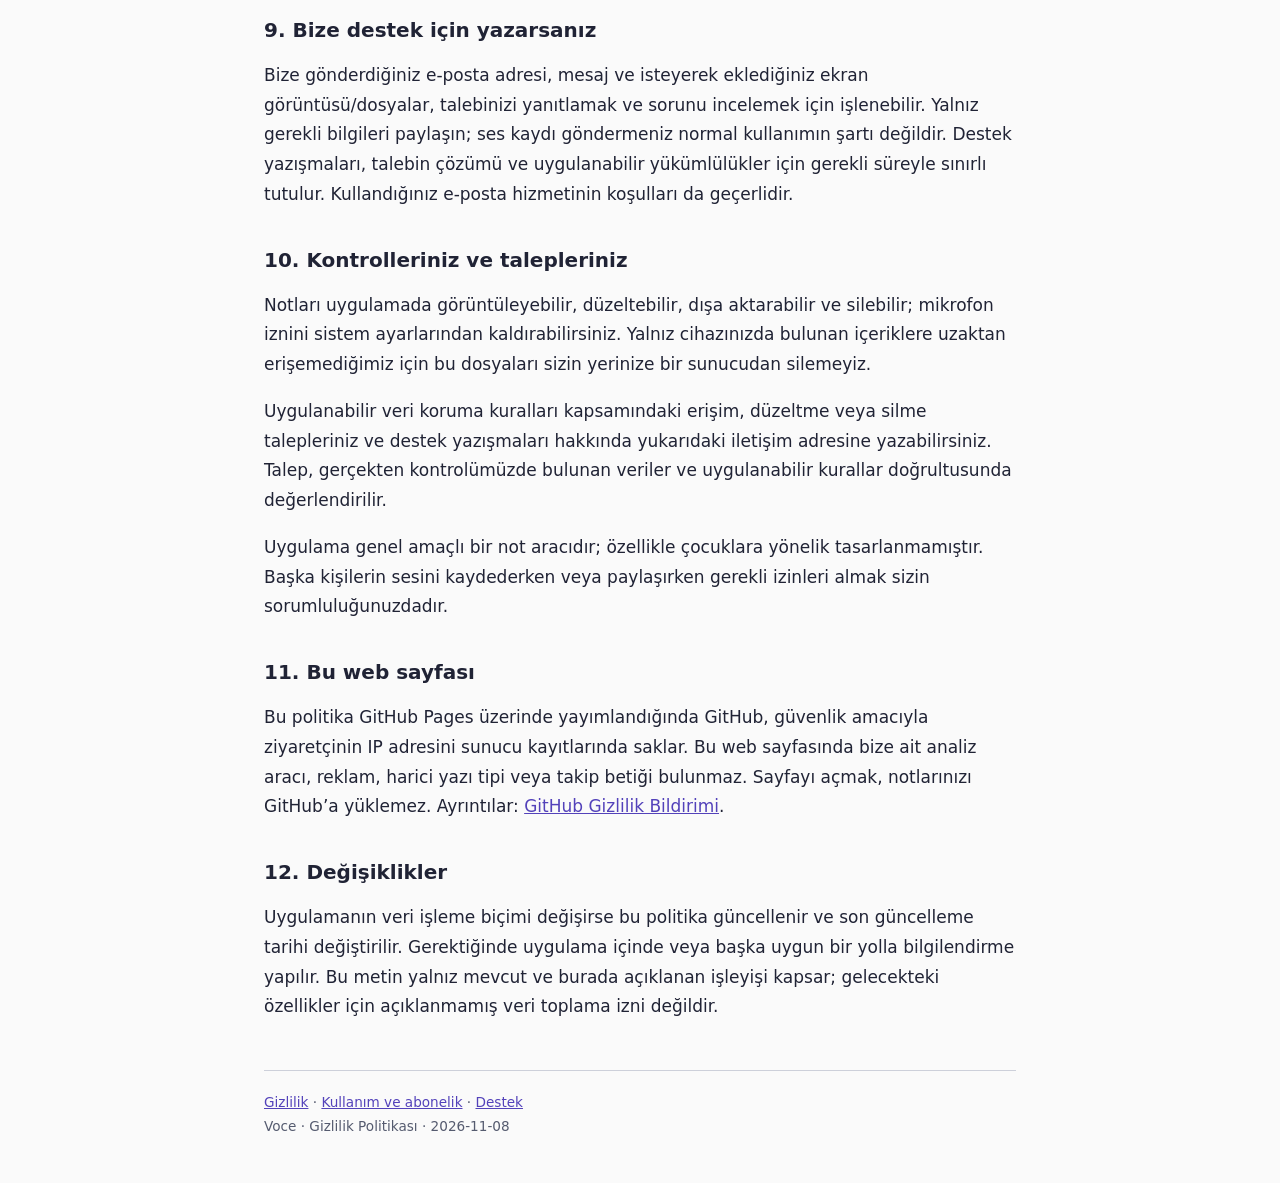
<file: tr/index.html>
<!doctype html>
<html lang="en">
<head>
<meta charset="utf-8">
<meta http-equiv="refresh" content="0; url=privacy/">
<link rel="canonical" href="https://voce-ios.github.io/tr/privacy/">
<title>Voce · Privacy Policy</title>
</head>
<body>
<p><a href="privacy/">Voce Privacy Policy</a></p>
</body>
</html>
</file>
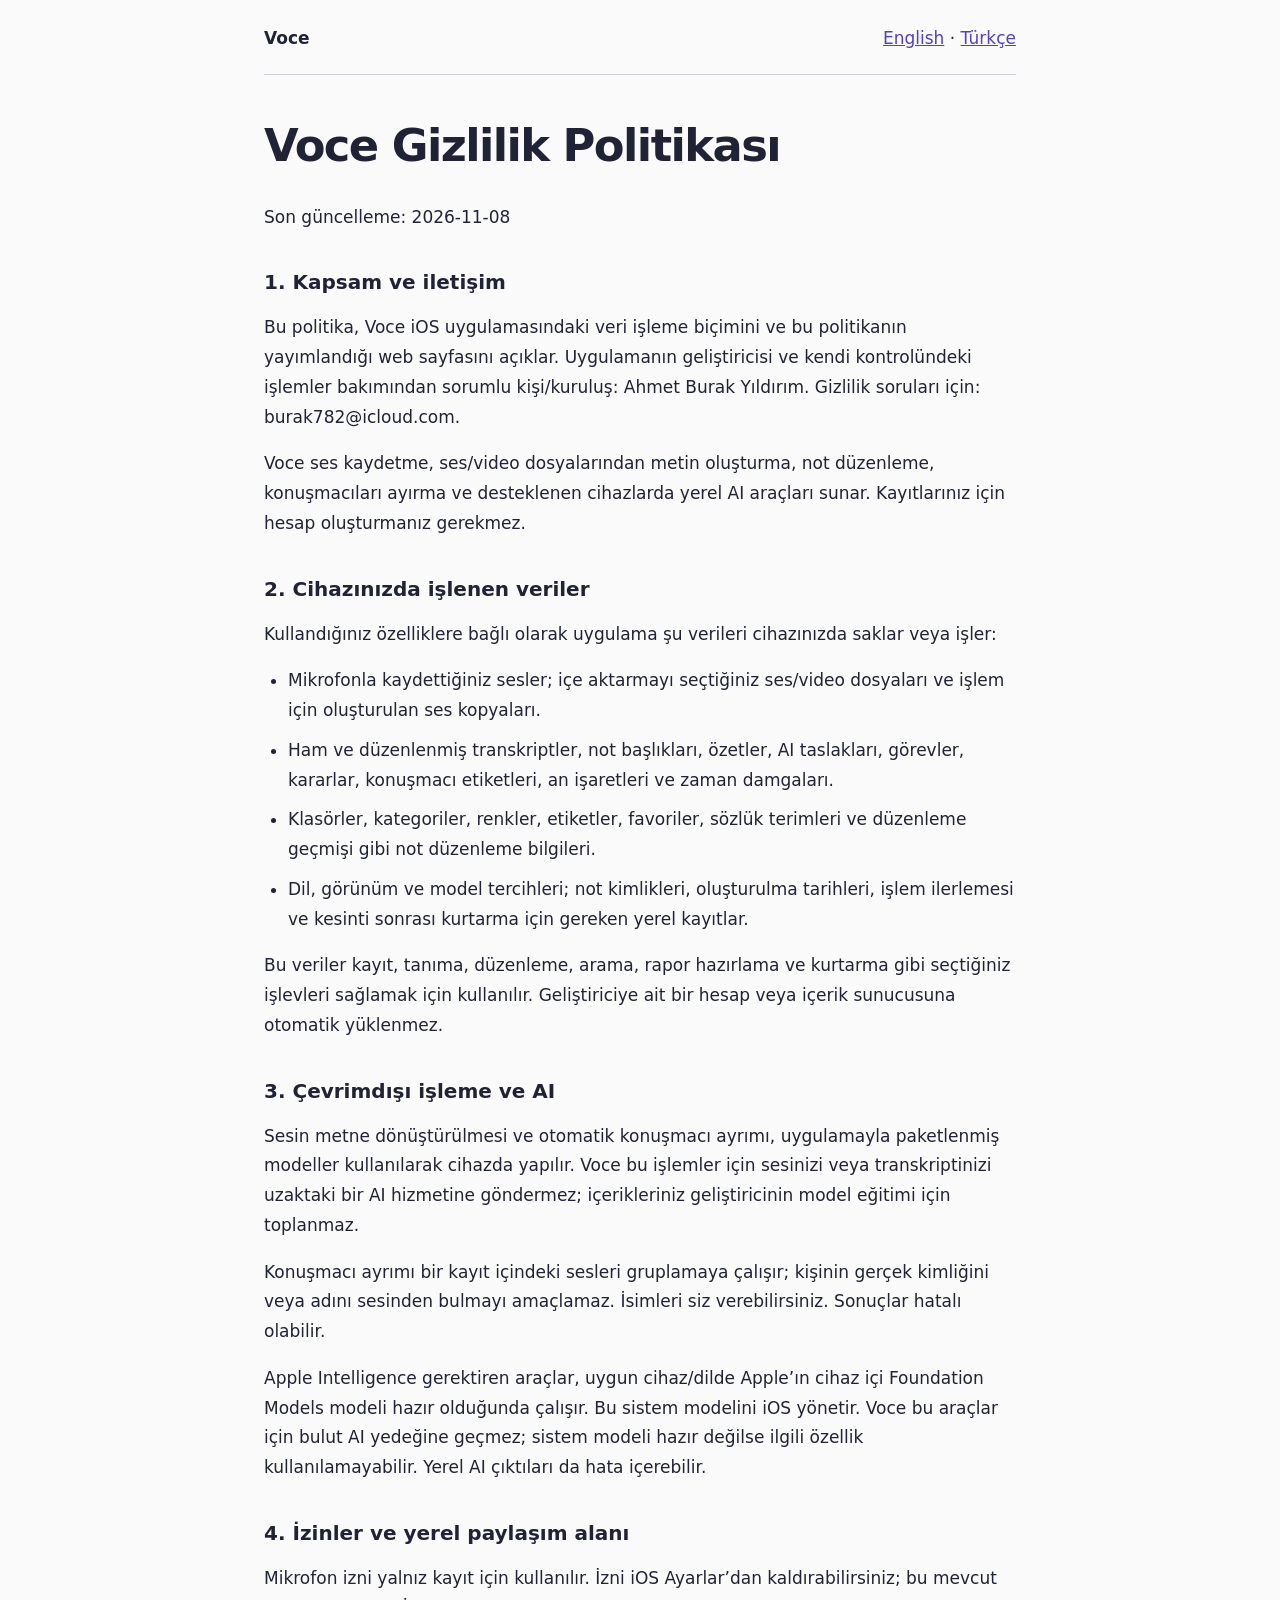
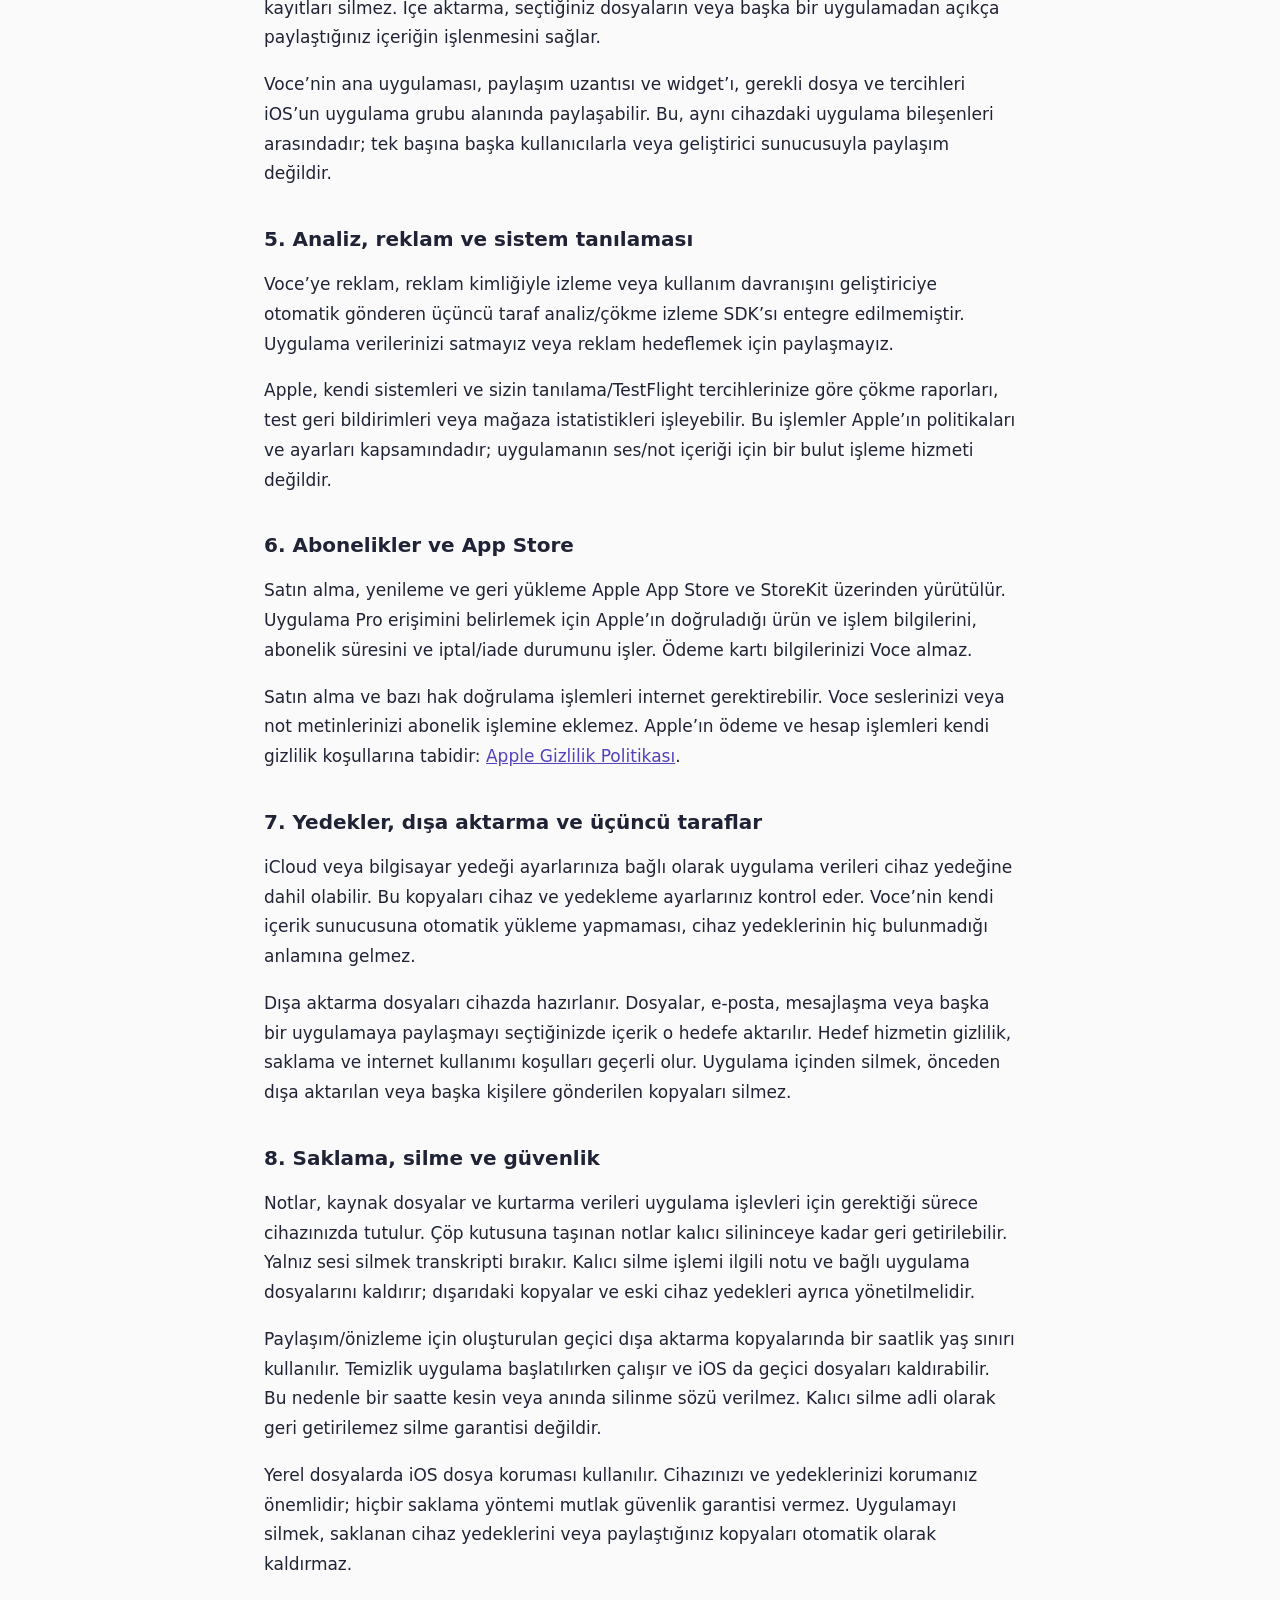
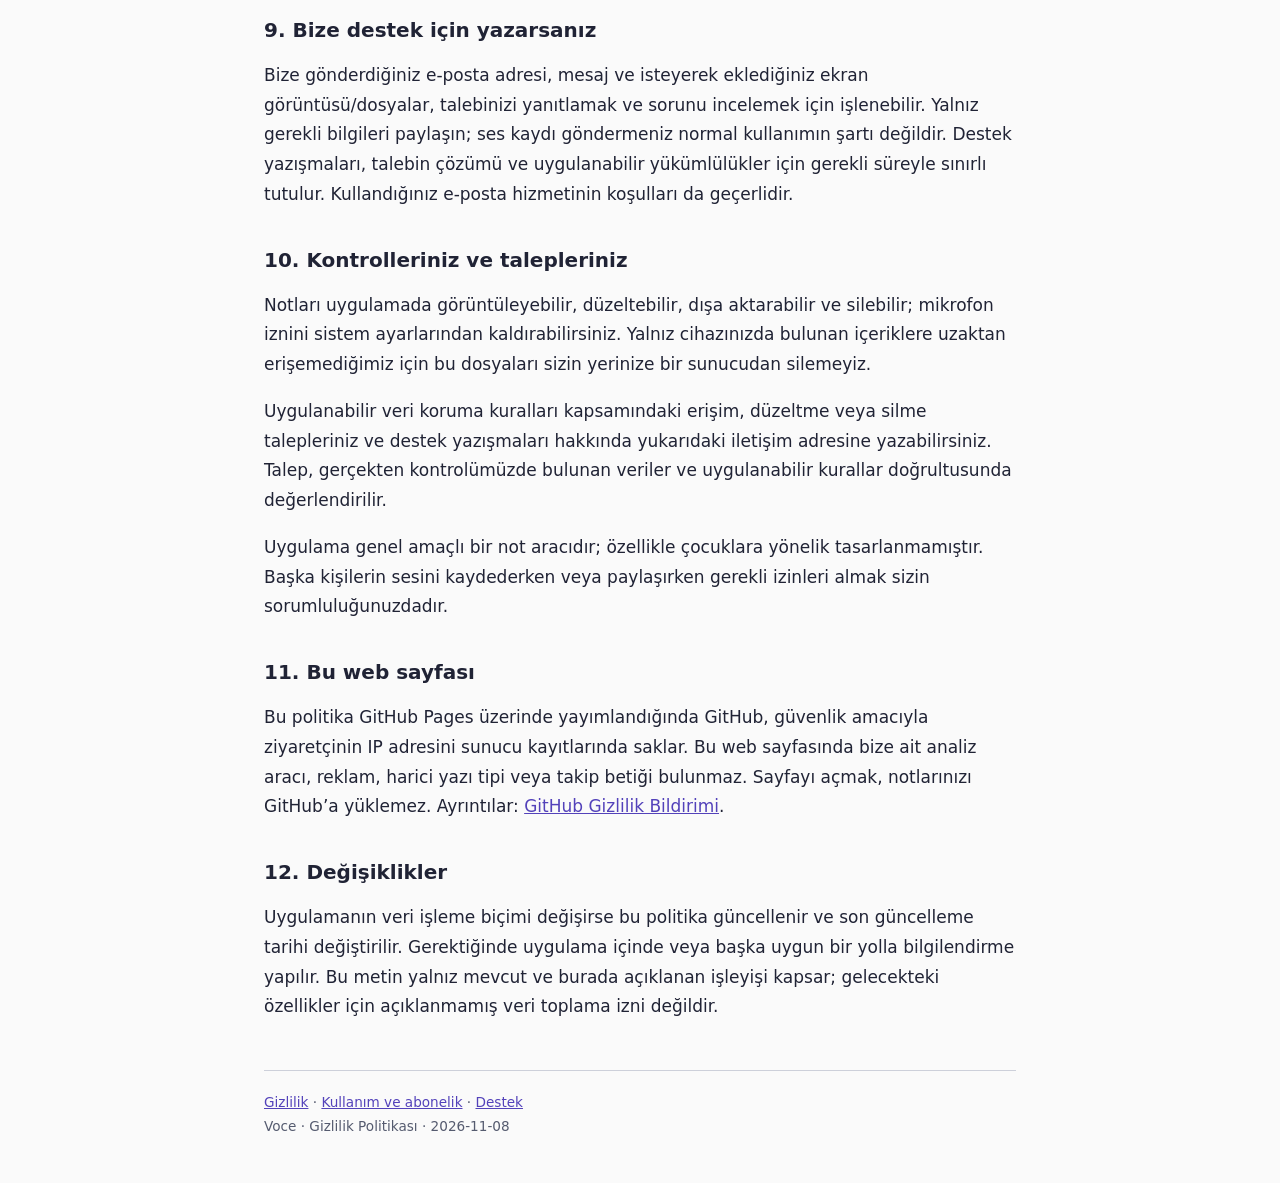
<file: tr/privacy/index.html>
<!doctype html>
<html lang="tr">
<head>
<meta charset="utf-8">
<meta name="viewport" content="width=device-width, initial-scale=1">
<meta name="robots" content="index, follow">
<meta name="referrer" content="no-referrer">
<meta http-equiv="Content-Security-Policy" content="default-src 'none'; style-src 'self'; base-uri 'none'; form-action 'none'">
<title>Voce · Gizlilik Politikası</title>
<link rel="stylesheet" href="../../style.css">
</head>
<body>
<header><a href="#policy">Voce</a><nav aria-label="Dil"><a href="../../privacy/index.html" lang="en" hreflang="en">English</a> · <a href="../../tr/privacy/index.html" lang="tr" hreflang="tr">Türkçe</a></nav></header>

<main id="policy"><h1>Voce Gizlilik Politikası</h1>
<p>Son güncelleme: 2026-11-08</p>
<h2>1. Kapsam ve iletişim</h2>
<p>Bu politika, Voce iOS uygulamasındaki veri işleme biçimini ve bu politikanın yayımlandığı web sayfasını açıklar. Uygulamanın geliştiricisi ve kendi kontrolündeki işlemler bakımından sorumlu kişi/kuruluş: Ahmet Burak Yıldırım. Gizlilik soruları için: burak782@icloud.com.</p>
<p>Voce ses kaydetme, ses/video dosyalarından metin oluşturma, not düzenleme, konuşmacıları ayırma ve desteklenen cihazlarda yerel AI araçları sunar. Kayıtlarınız için hesap oluşturmanız gerekmez.</p>
<h2>2. Cihazınızda işlenen veriler</h2>
<p>Kullandığınız özelliklere bağlı olarak uygulama şu verileri cihazınızda saklar veya işler:</p>
<ul>
<li>Mikrofonla kaydettiğiniz sesler; içe aktarmayı seçtiğiniz ses/video dosyaları ve işlem için oluşturulan ses kopyaları.</li>
<li>Ham ve düzenlenmiş transkriptler, not başlıkları, özetler, AI taslakları, görevler, kararlar, konuşmacı etiketleri, an işaretleri ve zaman damgaları.</li>
<li>Klasörler, kategoriler, renkler, etiketler, favoriler, sözlük terimleri ve düzenleme geçmişi gibi not düzenleme bilgileri.</li>
<li>Dil, görünüm ve model tercihleri; not kimlikleri, oluşturulma tarihleri, işlem ilerlemesi ve kesinti sonrası kurtarma için gereken yerel kayıtlar.</li>
</ul>
<p>Bu veriler kayıt, tanıma, düzenleme, arama, rapor hazırlama ve kurtarma gibi seçtiğiniz işlevleri sağlamak için kullanılır. Geliştiriciye ait bir hesap veya içerik sunucusuna otomatik yüklenmez.</p>
<h2>3. Çevrimdışı işleme ve AI</h2>
<p>Sesin metne dönüştürülmesi ve otomatik konuşmacı ayrımı, uygulamayla paketlenmiş modeller kullanılarak cihazda yapılır. Voce bu işlemler için sesinizi veya transkriptinizi uzaktaki bir AI hizmetine göndermez; içerikleriniz geliştiricinin model eğitimi için toplanmaz.</p>
<p>Konuşmacı ayrımı bir kayıt içindeki sesleri gruplamaya çalışır; kişinin gerçek kimliğini veya adını sesinden bulmayı amaçlamaz. İsimleri siz verebilirsiniz. Sonuçlar hatalı olabilir.</p>
<p>Apple Intelligence gerektiren araçlar, uygun cihaz/dilde Apple’ın cihaz içi Foundation Models modeli hazır olduğunda çalışır. Bu sistem modelini iOS yönetir. Voce bu araçlar için bulut AI yedeğine geçmez; sistem modeli hazır değilse ilgili özellik kullanılamayabilir. Yerel AI çıktıları da hata içerebilir.</p>
<h2>4. İzinler ve yerel paylaşım alanı</h2>
<p>Mikrofon izni yalnız kayıt için kullanılır. İzni iOS Ayarlar’dan kaldırabilirsiniz; bu mevcut kayıtları silmez. İçe aktarma, seçtiğiniz dosyaların veya başka bir uygulamadan açıkça paylaştığınız içeriğin işlenmesini sağlar.</p>
<p>Voce’nin ana uygulaması, paylaşım uzantısı ve widget’ı, gerekli dosya ve tercihleri iOS’un uygulama grubu alanında paylaşabilir. Bu, aynı cihazdaki uygulama bileşenleri arasındadır; tek başına başka kullanıcılarla veya geliştirici sunucusuyla paylaşım değildir.</p>
<h2>5. Analiz, reklam ve sistem tanılaması</h2>
<p>Voce’ye reklam, reklam kimliğiyle izleme veya kullanım davranışını geliştiriciye otomatik gönderen üçüncü taraf analiz/çökme izleme SDK’sı entegre edilmemiştir. Uygulama verilerinizi satmayız veya reklam hedeflemek için paylaşmayız.</p>
<p>Apple, kendi sistemleri ve sizin tanılama/TestFlight tercihlerinize göre çökme raporları, test geri bildirimleri veya mağaza istatistikleri işleyebilir. Bu işlemler Apple’ın politikaları ve ayarları kapsamındadır; uygulamanın ses/not içeriği için bir bulut işleme hizmeti değildir.</p>
<h2>6. Abonelikler ve App Store</h2>
<p>Satın alma, yenileme ve geri yükleme Apple App Store ve StoreKit üzerinden yürütülür. Uygulama Pro erişimini belirlemek için Apple’ın doğruladığı ürün ve işlem bilgilerini, abonelik süresini ve iptal/iade durumunu işler. Ödeme kartı bilgilerinizi Voce almaz.</p>
<p>Satın alma ve bazı hak doğrulama işlemleri internet gerektirebilir. Voce seslerinizi veya not metinlerinizi abonelik işlemine eklemez. Apple’ın ödeme ve hesap işlemleri kendi gizlilik koşullarına tabidir: <a href="https://www.apple.com/legal/privacy/">Apple Gizlilik Politikası</a>.</p>
<h2>7. Yedekler, dışa aktarma ve üçüncü taraflar</h2>
<p>iCloud veya bilgisayar yedeği ayarlarınıza bağlı olarak uygulama verileri cihaz yedeğine dahil olabilir. Bu kopyaları cihaz ve yedekleme ayarlarınız kontrol eder. Voce’nin kendi içerik sunucusuna otomatik yükleme yapmaması, cihaz yedeklerinin hiç bulunmadığı anlamına gelmez.</p>
<p>Dışa aktarma dosyaları cihazda hazırlanır. Dosyalar, e-posta, mesajlaşma veya başka bir uygulamaya paylaşmayı seçtiğinizde içerik o hedefe aktarılır. Hedef hizmetin gizlilik, saklama ve internet kullanımı koşulları geçerli olur. Uygulama içinden silmek, önceden dışa aktarılan veya başka kişilere gönderilen kopyaları silmez.</p>
<h2>8. Saklama, silme ve güvenlik</h2>
<p>Notlar, kaynak dosyalar ve kurtarma verileri uygulama işlevleri için gerektiği sürece cihazınızda tutulur. Çöp kutusuna taşınan notlar kalıcı silininceye kadar geri getirilebilir. Yalnız sesi silmek transkripti bırakır. Kalıcı silme işlemi ilgili notu ve bağlı uygulama dosyalarını kaldırır; dışarıdaki kopyalar ve eski cihaz yedekleri ayrıca yönetilmelidir.</p>
<p>Paylaşım/önizleme için oluşturulan geçici dışa aktarma kopyalarında bir saatlik yaş sınırı kullanılır. Temizlik uygulama başlatılırken çalışır ve iOS da geçici dosyaları kaldırabilir. Bu nedenle bir saatte kesin veya anında silinme sözü verilmez. Kalıcı silme adli olarak geri getirilemez silme garantisi değildir.</p>
<p>Yerel dosyalarda iOS dosya koruması kullanılır. Cihazınızı ve yedeklerinizi korumanız önemlidir; hiçbir saklama yöntemi mutlak güvenlik garantisi vermez. Uygulamayı silmek, saklanan cihaz yedeklerini veya paylaştığınız kopyaları otomatik olarak kaldırmaz.</p>
<h2>9. Bize destek için yazarsanız</h2>
<p>Bize gönderdiğiniz e-posta adresi, mesaj ve isteyerek eklediğiniz ekran görüntüsü/dosyalar, talebinizi yanıtlamak ve sorunu incelemek için işlenebilir. Yalnız gerekli bilgileri paylaşın; ses kaydı göndermeniz normal kullanımın şartı değildir. Destek yazışmaları, talebin çözümü ve uygulanabilir yükümlülükler için gerekli süreyle sınırlı tutulur. Kullandığınız e-posta hizmetinin koşulları da geçerlidir.</p>
<h2>10. Kontrolleriniz ve talepleriniz</h2>
<p>Notları uygulamada görüntüleyebilir, düzeltebilir, dışa aktarabilir ve silebilir; mikrofon iznini sistem ayarlarından kaldırabilirsiniz. Yalnız cihazınızda bulunan içeriklere uzaktan erişemediğimiz için bu dosyaları sizin yerinize bir sunucudan silemeyiz.</p>
<p>Uygulanabilir veri koruma kuralları kapsamındaki erişim, düzeltme veya silme talepleriniz ve destek yazışmaları hakkında yukarıdaki iletişim adresine yazabilirsiniz. Talep, gerçekten kontrolümüzde bulunan veriler ve uygulanabilir kurallar doğrultusunda değerlendirilir.</p>
<p>Uygulama genel amaçlı bir not aracıdır; özellikle çocuklara yönelik tasarlanmamıştır. Başka kişilerin sesini kaydederken veya paylaşırken gerekli izinleri almak sizin sorumluluğunuzdadır.</p>
<h2>11. Bu web sayfası</h2>
<p>Bu politika GitHub Pages üzerinde yayımlandığında GitHub, güvenlik amacıyla ziyaretçinin IP adresini sunucu kayıtlarında saklar. Bu web sayfasında bize ait analiz aracı, reklam, harici yazı tipi veya takip betiği bulunmaz. Sayfayı açmak, notlarınızı GitHub’a yüklemez. Ayrıntılar: <a href="https://docs.github.com/en/site-policy/privacy-policies/github-general-privacy-statement">GitHub Gizlilik Bildirimi</a>.</p>
<h2>12. Değişiklikler</h2>
<p>Uygulamanın veri işleme biçimi değişirse bu politika güncellenir ve son güncelleme tarihi değiştirilir. Gerektiğinde uygulama içinde veya başka uygun bir yolla bilgilendirme yapılır. Bu metin yalnız mevcut ve burada açıklanan işleyişi kapsar; gelecekteki özellikler için açıklanmamış veri toplama izni değildir.</p></main>
<footer><a href="../../tr/privacy/index.html">Gizlilik</a> · <a href="../../tr/terms/index.html">Kullanım ve abonelik</a> · <a href="../../tr/support/index.html">Destek</a><br>Voce · Gizlilik Politikası · 2026-11-08</footer>
</body>
</html>
</file>
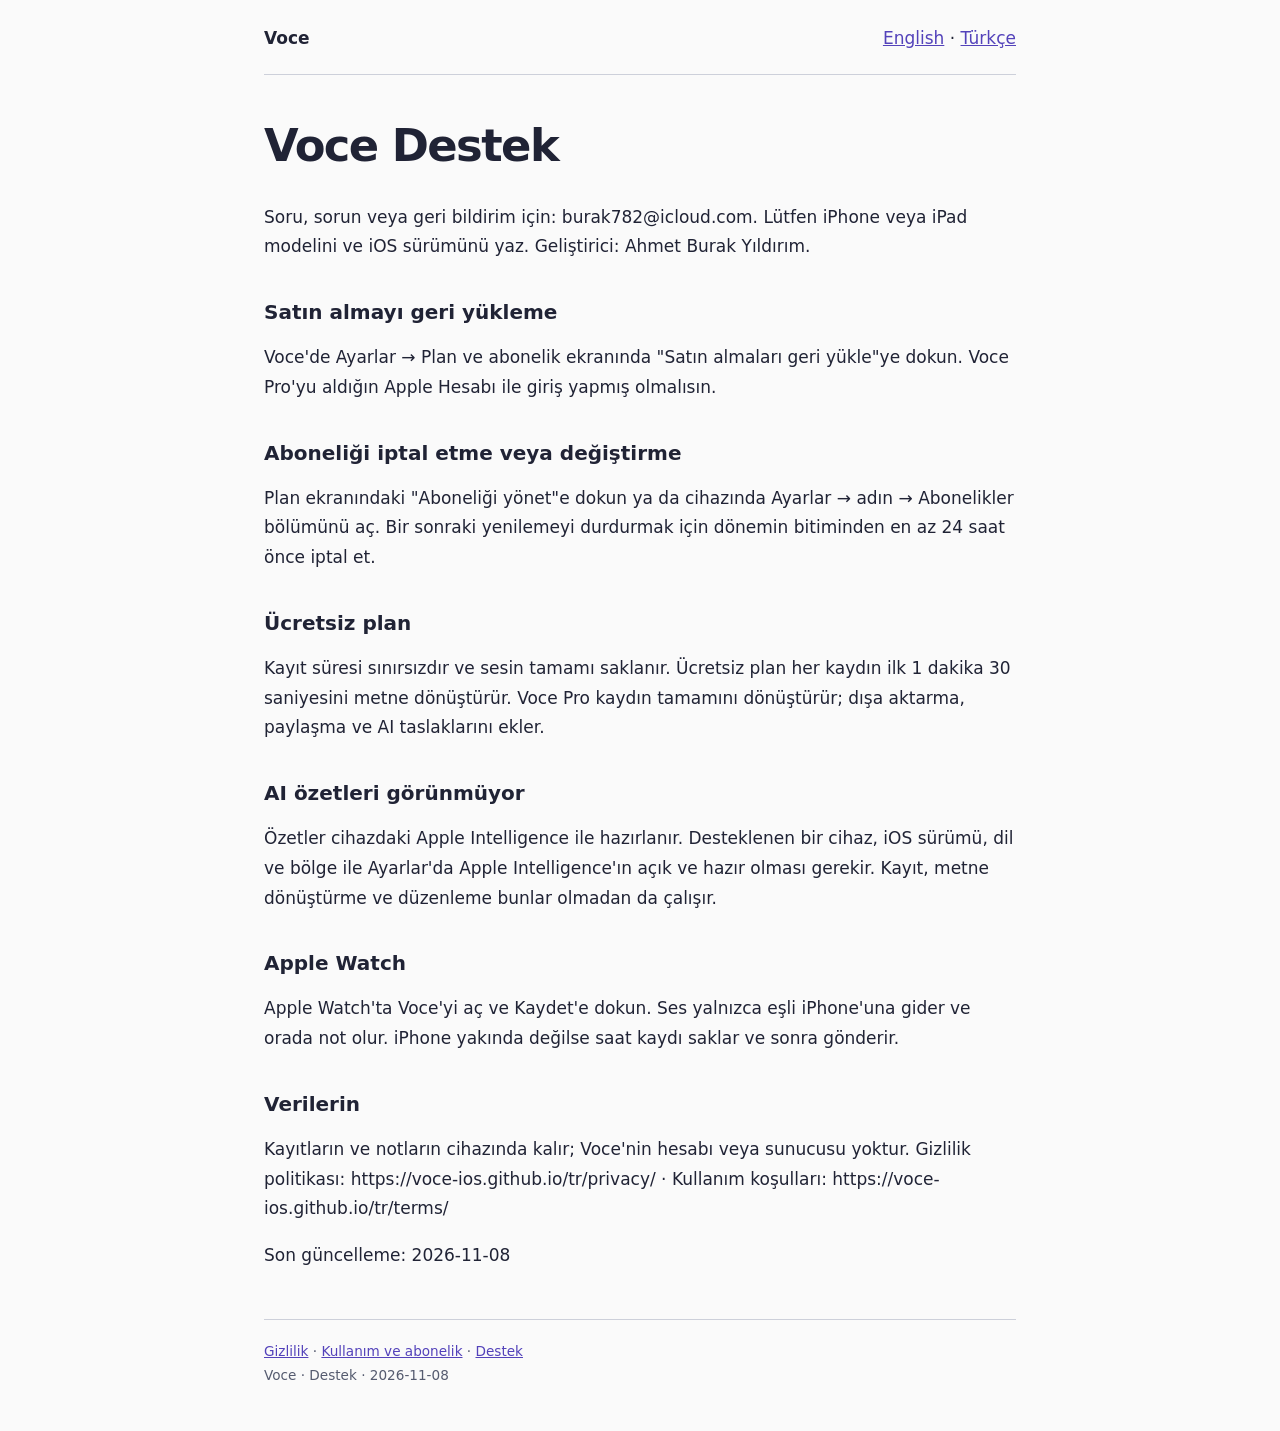
<file: tr/support/index.html>
<!doctype html>
<html lang="tr">
<head>
<meta charset="utf-8">
<meta name="viewport" content="width=device-width, initial-scale=1">
<meta name="robots" content="index, follow">
<meta name="referrer" content="no-referrer">
<meta http-equiv="Content-Security-Policy" content="default-src 'none'; style-src 'self'; base-uri 'none'; form-action 'none'">
<title>Voce · Destek</title>
<link rel="stylesheet" href="../../style.css">
</head>
<body>
<header><a href="#policy">Voce</a><nav aria-label="Dil"><a href="../../support/index.html" lang="en" hreflang="en">English</a> · <a href="../../tr/support/index.html" lang="tr" hreflang="tr">Türkçe</a></nav></header>

<main id="policy"><h1>Voce Destek</h1>
<p>Soru, sorun veya geri bildirim için: burak782@icloud.com. Lütfen iPhone veya iPad modelini ve iOS sürümünü yaz. Geliştirici: Ahmet Burak Yıldırım.</p>
<h2>Satın almayı geri yükleme</h2>
<p>Voce&#x27;de Ayarlar → Plan ve abonelik ekranında &quot;Satın almaları geri yükle&quot;ye dokun. Voce Pro&#x27;yu aldığın Apple Hesabı ile giriş yapmış olmalısın.</p>
<h2>Aboneliği iptal etme veya değiştirme</h2>
<p>Plan ekranındaki &quot;Aboneliği yönet&quot;e dokun ya da cihazında Ayarlar → adın → Abonelikler bölümünü aç. Bir sonraki yenilemeyi durdurmak için dönemin bitiminden en az 24 saat önce iptal et.</p>
<h2>Ücretsiz plan</h2>
<p>Kayıt süresi sınırsızdır ve sesin tamamı saklanır. Ücretsiz plan her kaydın ilk 1 dakika 30 saniyesini metne dönüştürür. Voce Pro kaydın tamamını dönüştürür; dışa aktarma, paylaşma ve AI taslaklarını ekler.</p>
<h2>AI özetleri görünmüyor</h2>
<p>Özetler cihazdaki Apple Intelligence ile hazırlanır. Desteklenen bir cihaz, iOS sürümü, dil ve bölge ile Ayarlar&#x27;da Apple Intelligence&#x27;ın açık ve hazır olması gerekir. Kayıt, metne dönüştürme ve düzenleme bunlar olmadan da çalışır.</p>
<h2>Apple Watch</h2>
<p>Apple Watch&#x27;ta Voce&#x27;yi aç ve Kaydet&#x27;e dokun. Ses yalnızca eşli iPhone&#x27;una gider ve orada not olur. iPhone yakında değilse saat kaydı saklar ve sonra gönderir.</p>
<h2>Verilerin</h2>
<p>Kayıtların ve notların cihazında kalır; Voce&#x27;nin hesabı veya sunucusu yoktur. Gizlilik politikası: https://voce-ios.github.io/tr/privacy/ · Kullanım koşulları: https://voce-ios.github.io/tr/terms/</p>
<p>Son güncelleme: 2026-11-08</p></main>
<footer><a href="../../tr/privacy/index.html">Gizlilik</a> · <a href="../../tr/terms/index.html">Kullanım ve abonelik</a> · <a href="../../tr/support/index.html">Destek</a><br>Voce · Destek · 2026-11-08</footer>
</body>
</html>
</file>
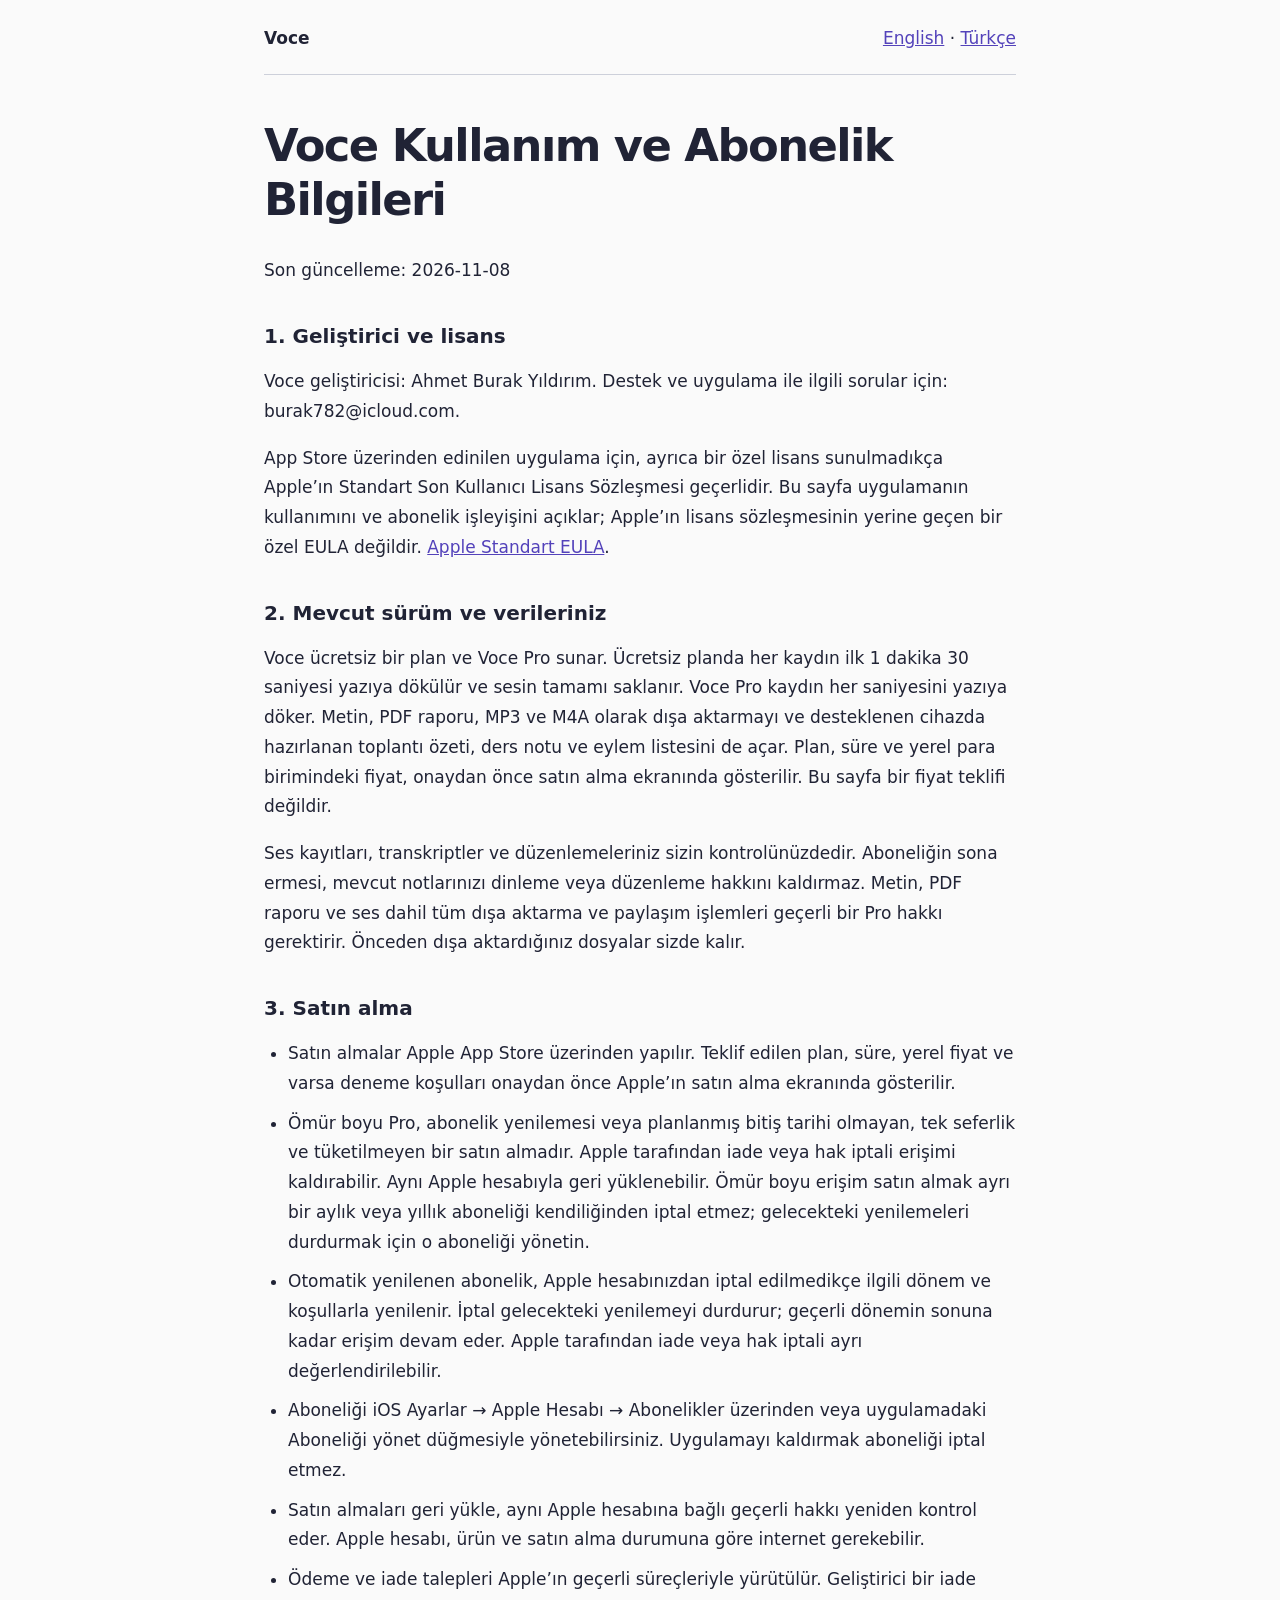
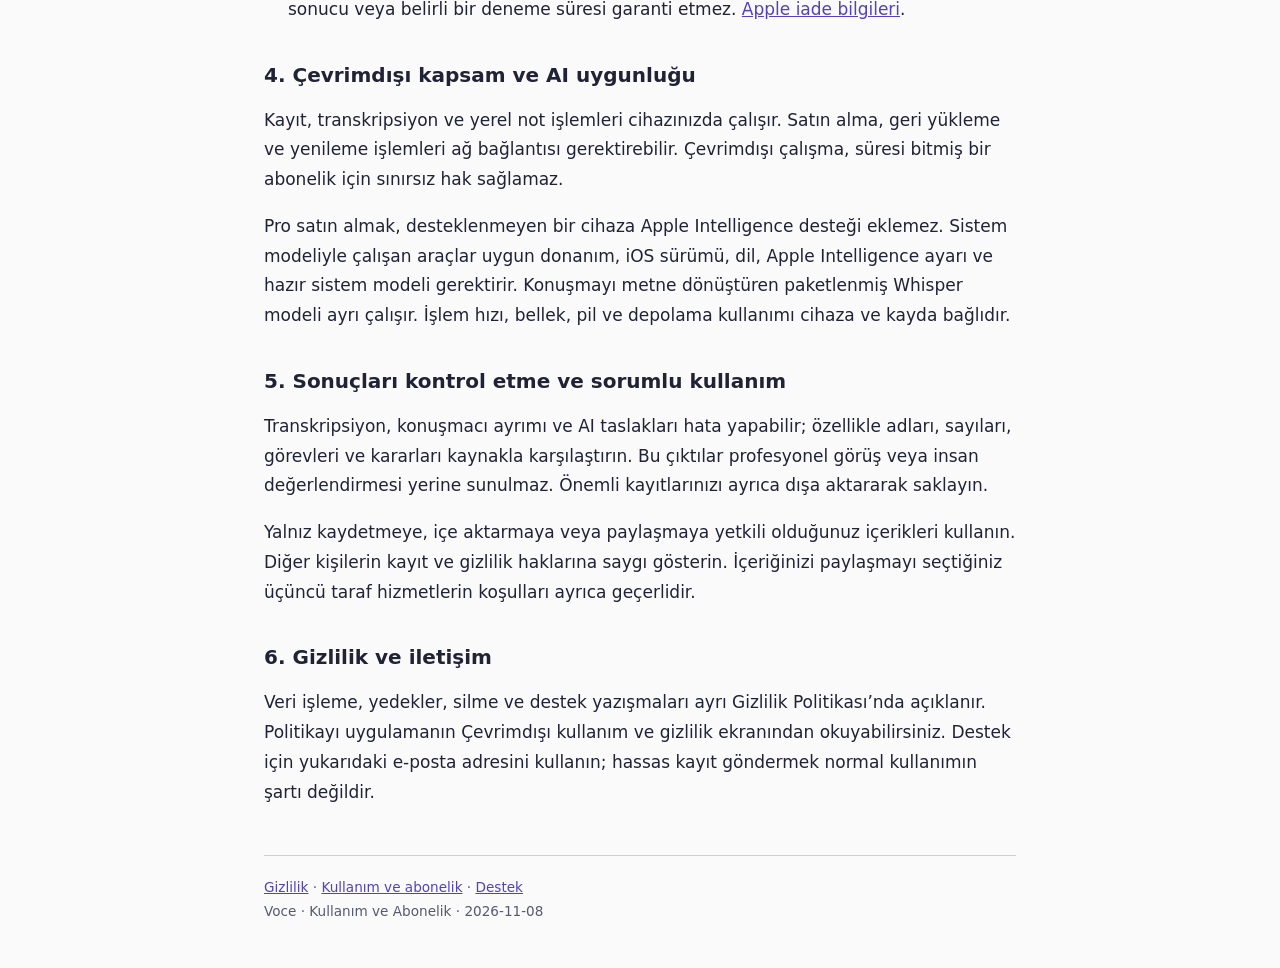
<file: tr/terms/index.html>
<!doctype html>
<html lang="tr">
<head>
<meta charset="utf-8">
<meta name="viewport" content="width=device-width, initial-scale=1">
<meta name="robots" content="index, follow">
<meta name="referrer" content="no-referrer">
<meta http-equiv="Content-Security-Policy" content="default-src 'none'; style-src 'self'; base-uri 'none'; form-action 'none'">
<title>Voce · Kullanım ve Abonelik</title>
<link rel="stylesheet" href="../../style.css">
</head>
<body>
<header><a href="#policy">Voce</a><nav aria-label="Dil"><a href="../../terms/index.html" lang="en" hreflang="en">English</a> · <a href="../../tr/terms/index.html" lang="tr" hreflang="tr">Türkçe</a></nav></header>

<main id="policy"><h1>Voce Kullanım ve Abonelik Bilgileri</h1>
<p>Son güncelleme: 2026-11-08</p>
<h2>1. Geliştirici ve lisans</h2>
<p>Voce geliştiricisi: Ahmet Burak Yıldırım. Destek ve uygulama ile ilgili sorular için: burak782@icloud.com.</p>
<p>App Store üzerinden edinilen uygulama için, ayrıca bir özel lisans sunulmadıkça Apple’ın Standart Son Kullanıcı Lisans Sözleşmesi geçerlidir. Bu sayfa uygulamanın kullanımını ve abonelik işleyişini açıklar; Apple’ın lisans sözleşmesinin yerine geçen bir özel EULA değildir. <a href="https://www.apple.com/legal/internet-services/itunes/dev/stdeula/">Apple Standart EULA</a>.</p>
<h2>2. Mevcut sürüm ve verileriniz</h2>
<p>Voce ücretsiz bir plan ve Voce Pro sunar. Ücretsiz planda her kaydın ilk 1 dakika 30 saniyesi yazıya dökülür ve sesin tamamı saklanır. Voce Pro kaydın her saniyesini yazıya döker. Metin, PDF raporu, MP3 ve M4A olarak dışa aktarmayı ve desteklenen cihazda hazırlanan toplantı özeti, ders notu ve eylem listesini de açar. Plan, süre ve yerel para birimindeki fiyat, onaydan önce satın alma ekranında gösterilir. Bu sayfa bir fiyat teklifi değildir.</p>
<p>Ses kayıtları, transkriptler ve düzenlemeleriniz sizin kontrolünüzdedir. Aboneliğin sona ermesi, mevcut notlarınızı dinleme veya düzenleme hakkını kaldırmaz. Metin, PDF raporu ve ses dahil tüm dışa aktarma ve paylaşım işlemleri geçerli bir Pro hakkı gerektirir. Önceden dışa aktardığınız dosyalar sizde kalır.</p>
<h2>3. Satın alma</h2>
<ul>
<li>Satın almalar Apple App Store üzerinden yapılır. Teklif edilen plan, süre, yerel fiyat ve varsa deneme koşulları onaydan önce Apple’ın satın alma ekranında gösterilir.</li>
<li>Ömür boyu Pro, abonelik yenilemesi veya planlanmış bitiş tarihi olmayan, tek seferlik ve tüketilmeyen bir satın almadır. Apple tarafından iade veya hak iptali erişimi kaldırabilir. Aynı Apple hesabıyla geri yüklenebilir. Ömür boyu erişim satın almak ayrı bir aylık veya yıllık aboneliği kendiliğinden iptal etmez; gelecekteki yenilemeleri durdurmak için o aboneliği yönetin.</li>
<li>Otomatik yenilenen abonelik, Apple hesabınızdan iptal edilmedikçe ilgili dönem ve koşullarla yenilenir. İptal gelecekteki yenilemeyi durdurur; geçerli dönemin sonuna kadar erişim devam eder. Apple tarafından iade veya hak iptali ayrı değerlendirilebilir.</li>
<li>Aboneliği iOS Ayarlar → Apple Hesabı → Abonelikler üzerinden veya uygulamadaki Aboneliği yönet düğmesiyle yönetebilirsiniz. Uygulamayı kaldırmak aboneliği iptal etmez.</li>
<li>Satın almaları geri yükle, aynı Apple hesabına bağlı geçerli hakkı yeniden kontrol eder. Apple hesabı, ürün ve satın alma durumuna göre internet gerekebilir.</li>
<li>Ödeme ve iade talepleri Apple’ın geçerli süreçleriyle yürütülür. Geliştirici bir iade sonucu veya belirli bir deneme süresi garanti etmez. <a href="https://support.apple.com/118223">Apple iade bilgileri</a>.</li>
</ul>
<h2>4. Çevrimdışı kapsam ve AI uygunluğu</h2>
<p>Kayıt, transkripsiyon ve yerel not işlemleri cihazınızda çalışır. Satın alma, geri yükleme ve yenileme işlemleri ağ bağlantısı gerektirebilir. Çevrimdışı çalışma, süresi bitmiş bir abonelik için sınırsız hak sağlamaz.</p>
<p>Pro satın almak, desteklenmeyen bir cihaza Apple Intelligence desteği eklemez. Sistem modeliyle çalışan araçlar uygun donanım, iOS sürümü, dil, Apple Intelligence ayarı ve hazır sistem modeli gerektirir. Konuşmayı metne dönüştüren paketlenmiş Whisper modeli ayrı çalışır. İşlem hızı, bellek, pil ve depolama kullanımı cihaza ve kayda bağlıdır.</p>
<h2>5. Sonuçları kontrol etme ve sorumlu kullanım</h2>
<p>Transkripsiyon, konuşmacı ayrımı ve AI taslakları hata yapabilir; özellikle adları, sayıları, görevleri ve kararları kaynakla karşılaştırın. Bu çıktılar profesyonel görüş veya insan değerlendirmesi yerine sunulmaz. Önemli kayıtlarınızı ayrıca dışa aktararak saklayın.</p>
<p>Yalnız kaydetmeye, içe aktarmaya veya paylaşmaya yetkili olduğunuz içerikleri kullanın. Diğer kişilerin kayıt ve gizlilik haklarına saygı gösterin. İçeriğinizi paylaşmayı seçtiğiniz üçüncü taraf hizmetlerin koşulları ayrıca geçerlidir.</p>
<h2>6. Gizlilik ve iletişim</h2>
<p>Veri işleme, yedekler, silme ve destek yazışmaları ayrı Gizlilik Politikası’nda açıklanır. Politikayı uygulamanın Çevrimdışı kullanım ve gizlilik ekranından okuyabilirsiniz. Destek için yukarıdaki e-posta adresini kullanın; hassas kayıt göndermek normal kullanımın şartı değildir.</p></main>
<footer><a href="../../tr/privacy/index.html">Gizlilik</a> · <a href="../../tr/terms/index.html">Kullanım ve abonelik</a> · <a href="../../tr/support/index.html">Destek</a><br>Voce · Kullanım ve Abonelik · 2026-11-08</footer>
</body>
</html>
</file>
<file: style.css>
html{color-scheme:light dark;scroll-behavior:auto}*{box-sizing:border-box}body{max-width:800px;margin:auto;padding:24px;color:#202335;background:#fafafa;font:17px/1.75 system-ui,-apple-system,sans-serif}header{display:flex;justify-content:space-between;gap:20px;flex-wrap:wrap;border-bottom:1px solid #cdd0da;padding-bottom:20px}header>a{font-weight:750;text-decoration:none;color:inherit}a{color:#5342ba;overflow-wrap:anywhere}a:focus-visible{outline:3px solid #8471ef;outline-offset:4px}h1{font-size:clamp(1.9rem,5vw,2.8rem);line-height:1.2;letter-spacing:-.035em;margin-top:44px}h2{font-size:1.25rem;line-height:1.4;margin-top:36px}p,li{overflow-wrap:anywhere}li+li{margin-top:10px}ul{padding-left:24px}aside{border:1px solid #b56500;background:#fff1d8;padding:16px;border-radius:12px;margin-top:24px;color:#663b00}footer{border-top:1px solid #cdd0da;margin-top:48px;padding:20px 0;font-size:.85rem;color:#555b6f}@media(prefers-color-scheme:dark){body{background:#14111e;color:#eeeaf5}a{color:#bfaaff}header,footer{border-color:#433c53}footer{color:#bab1ca}aside{background:#332718;color:#ffe0ae}}
</file>
